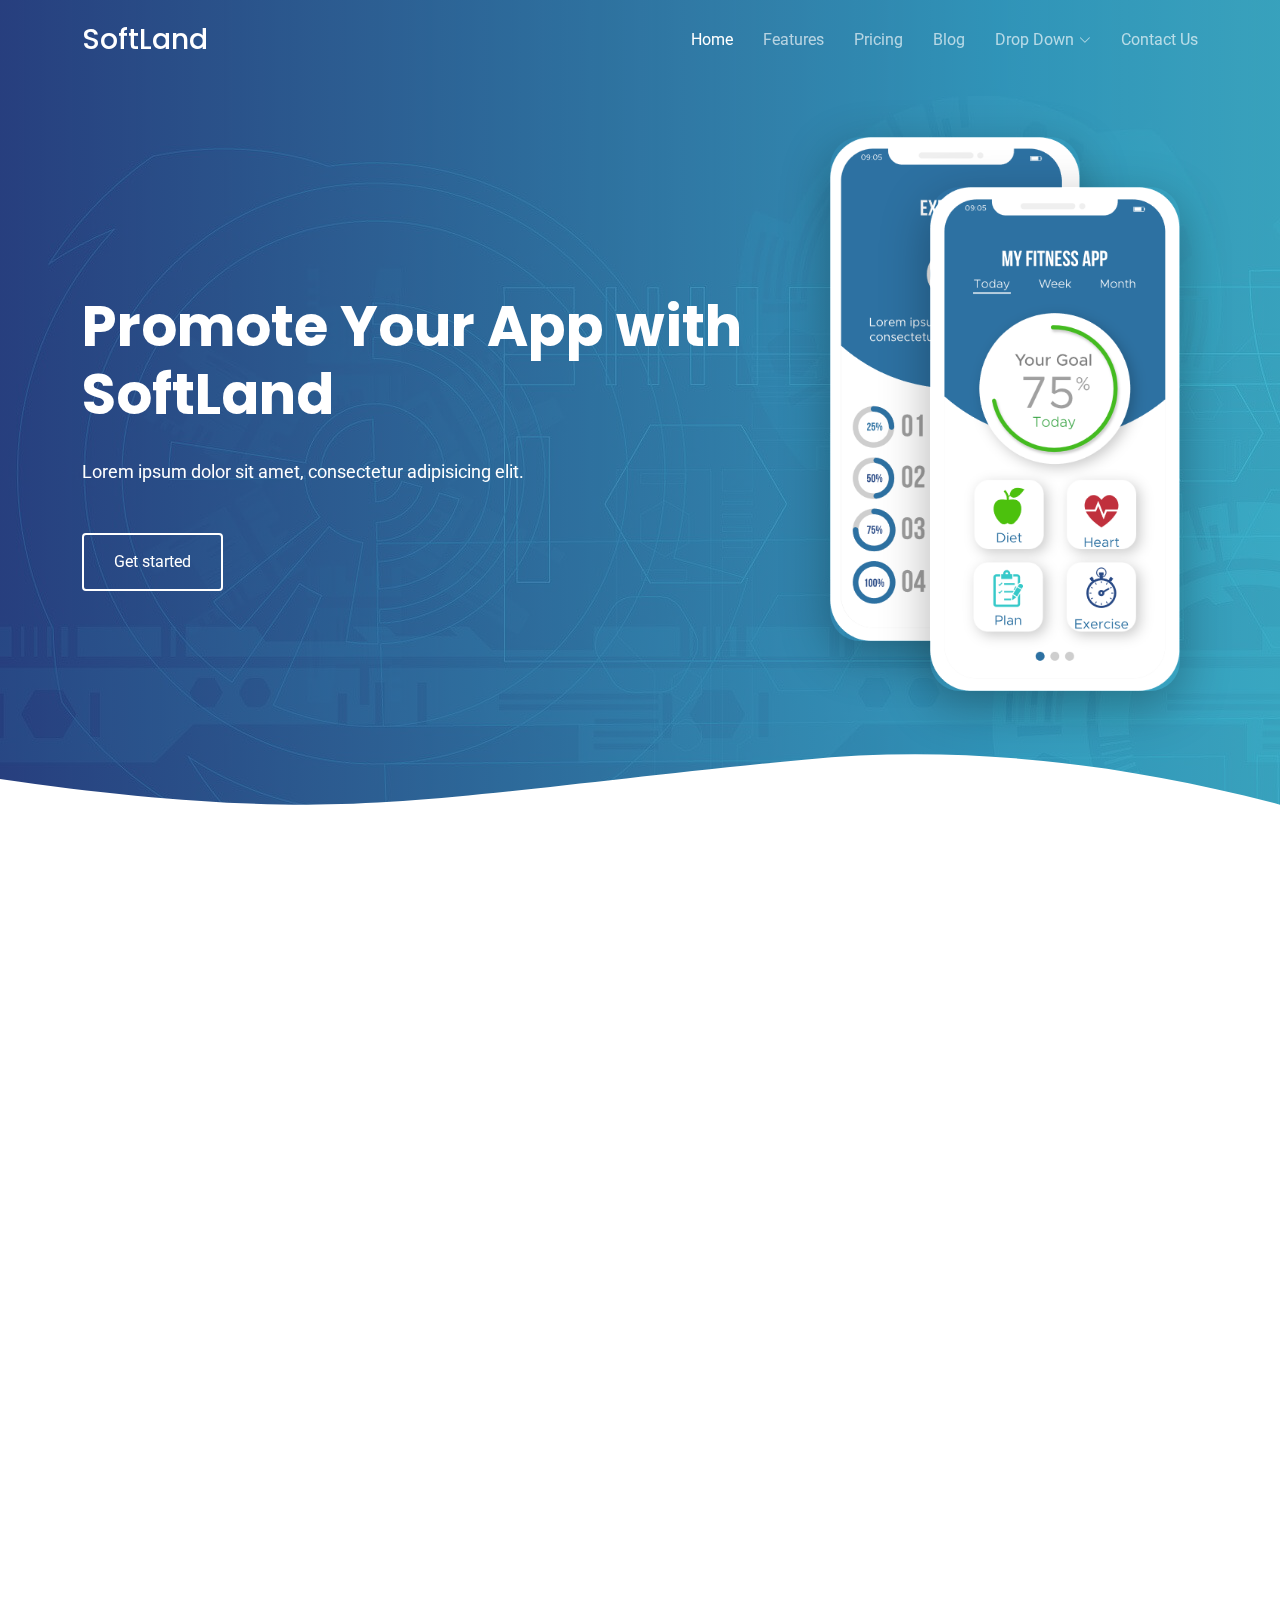
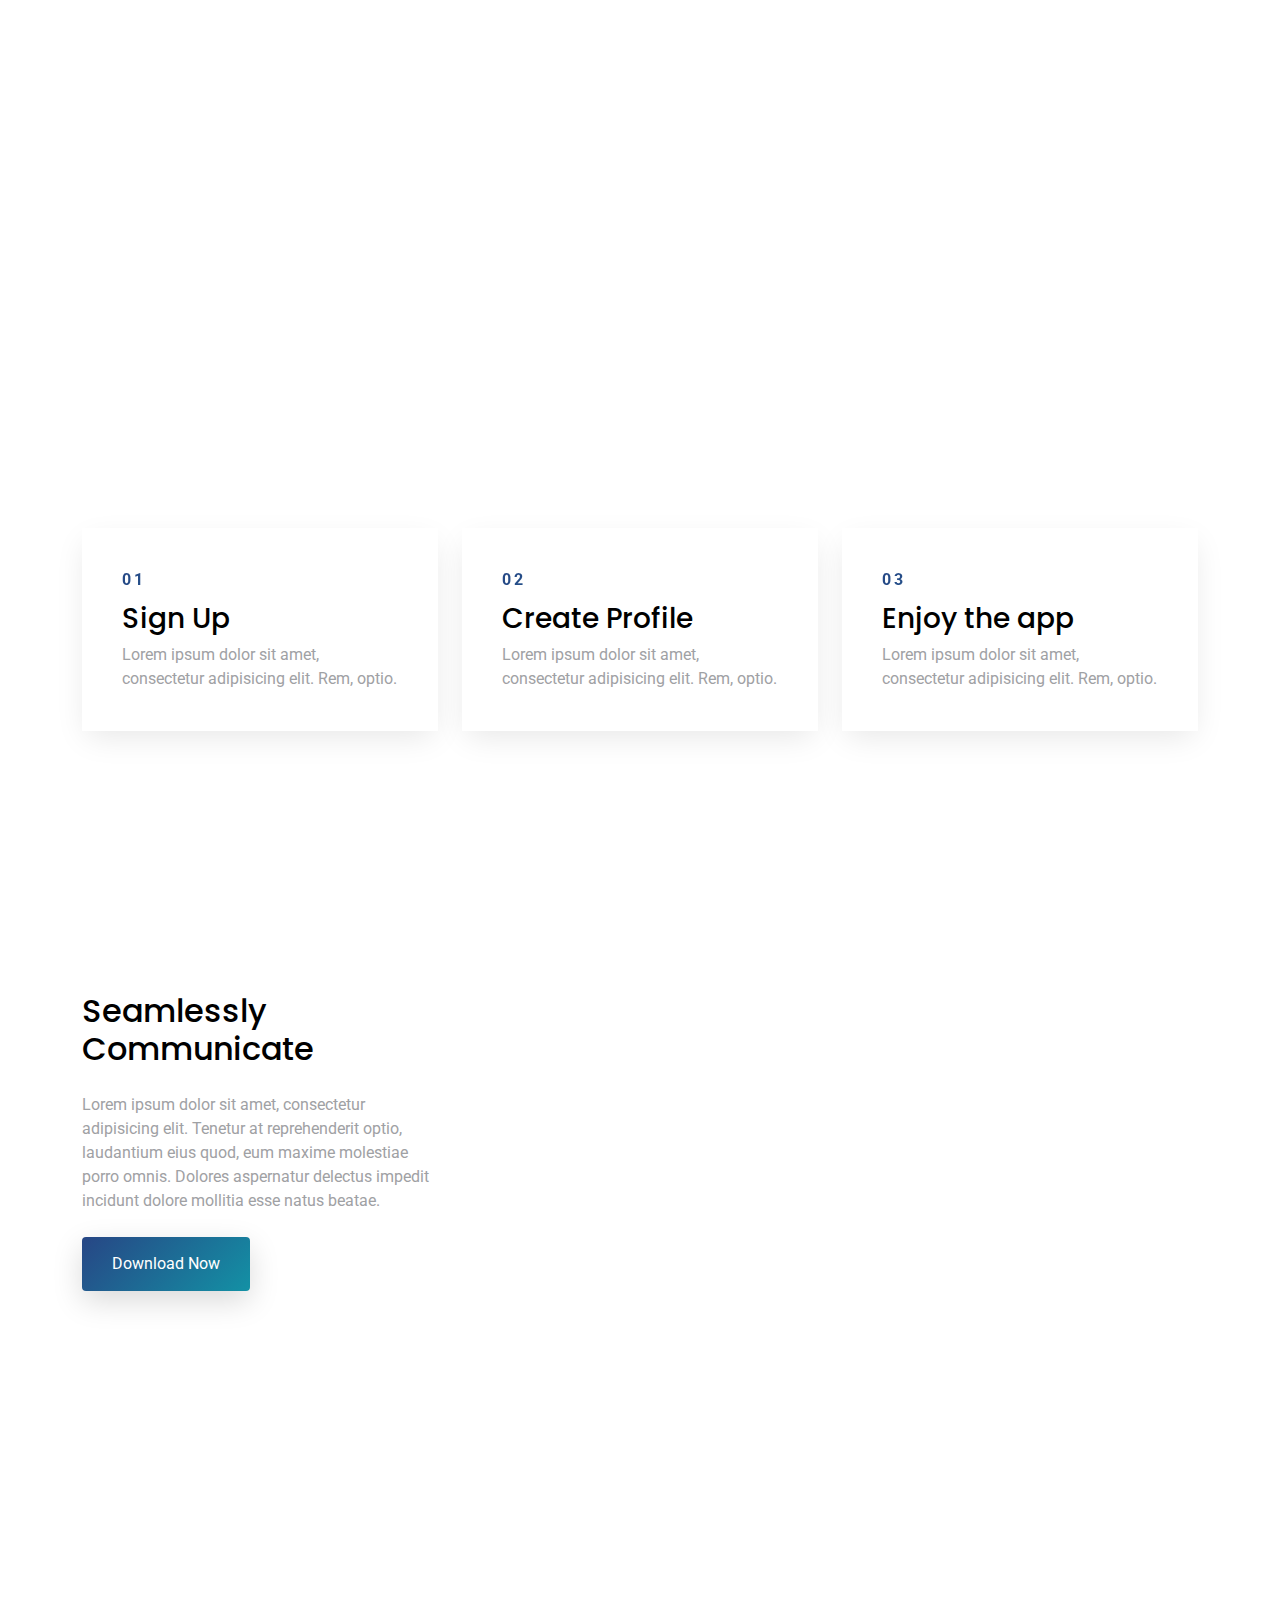
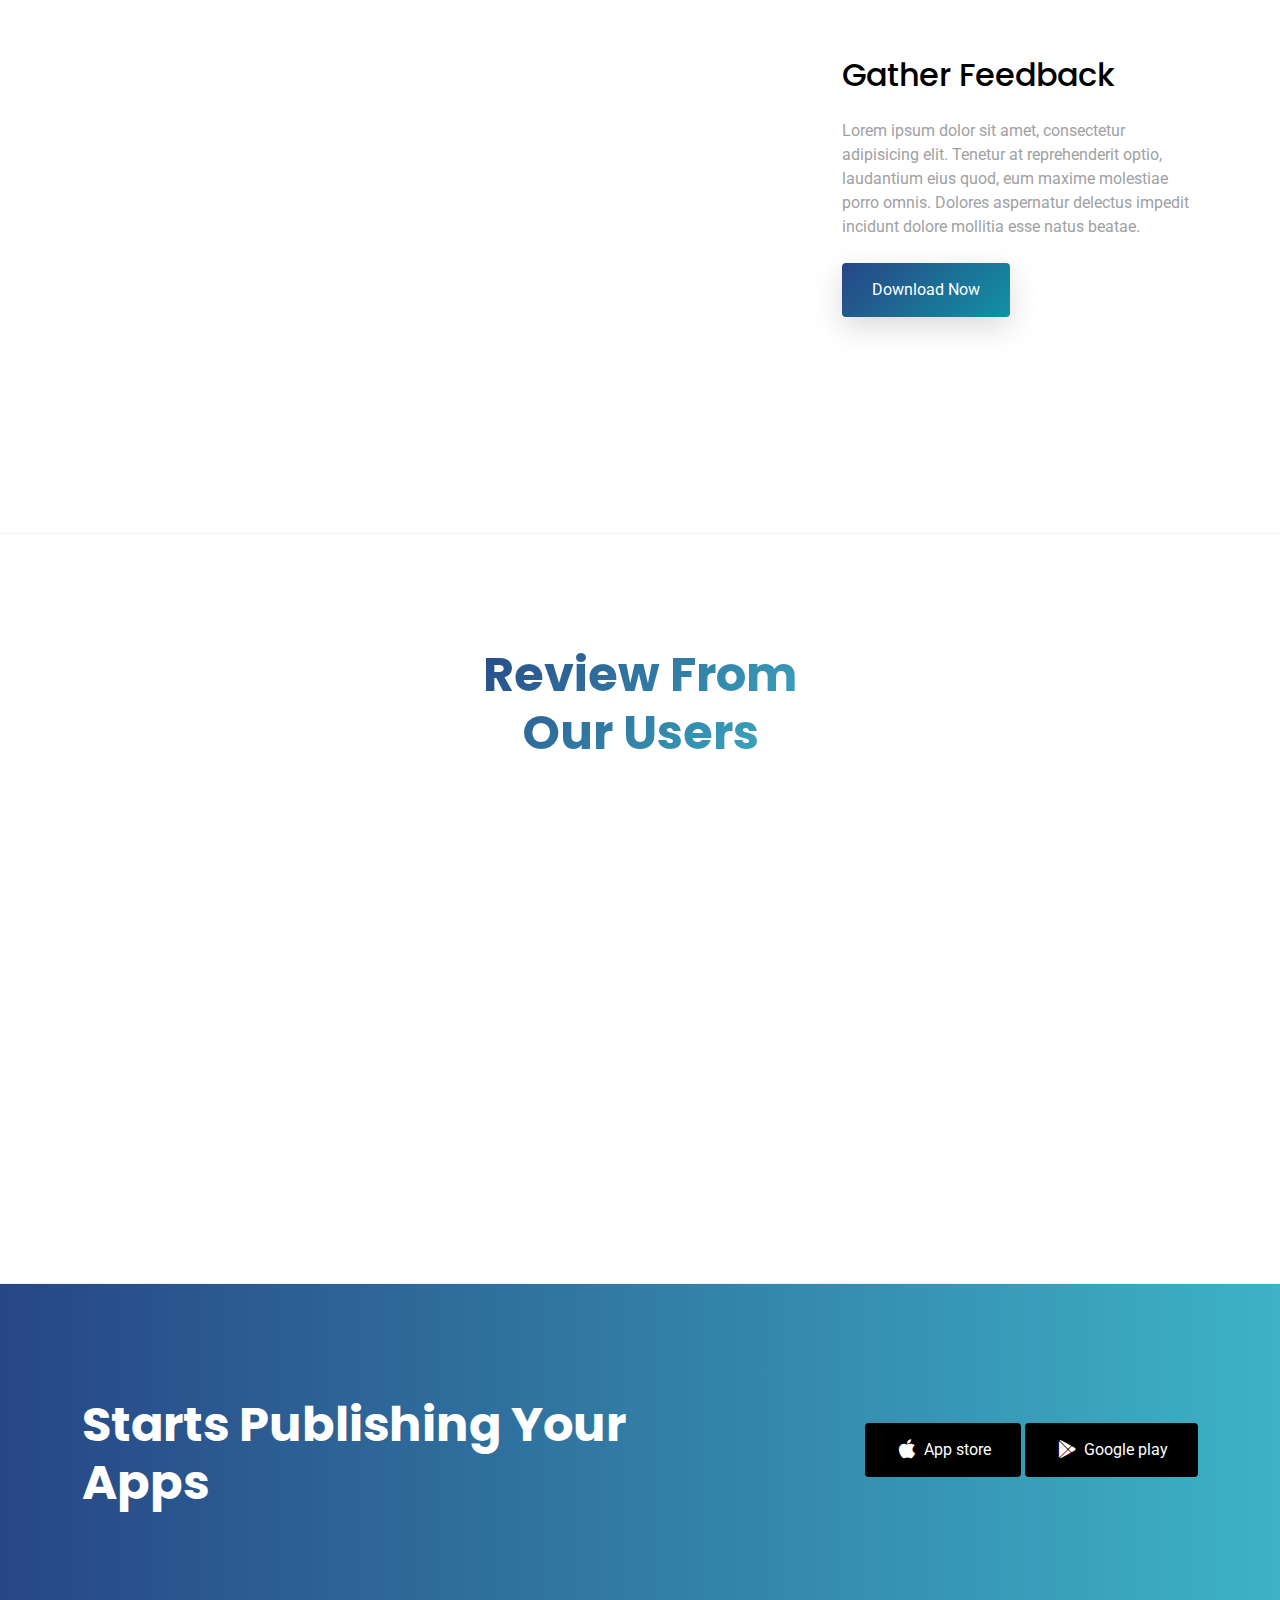
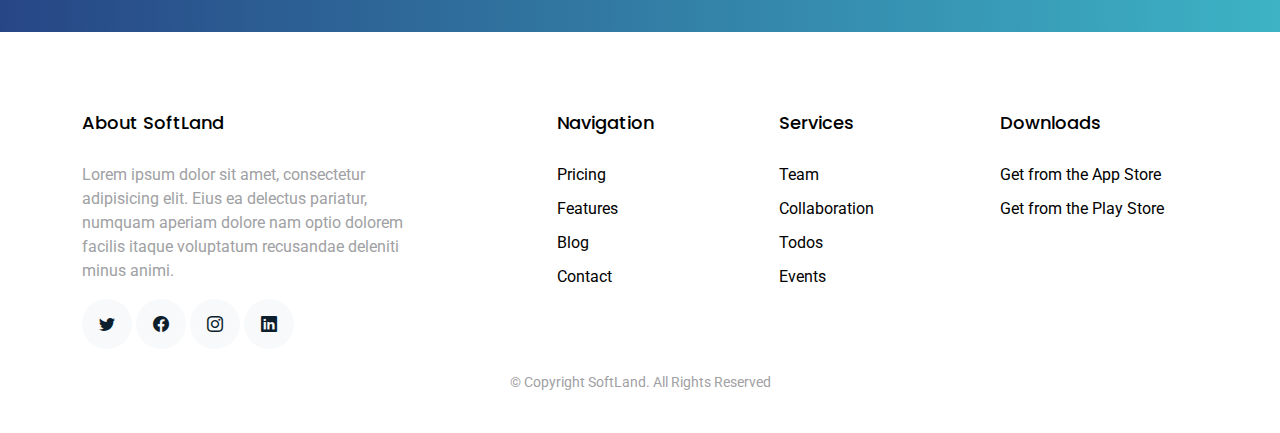
<file: index.html>
<!DOCTYPE html>
<html lang="en">

<head>
  <meta charset="utf-8">
  <meta content="width=device-width, initial-scale=1.0" name="viewport">

  <title>SoftLand Bootstrap Template - Index</title>
  <meta content="" name="description">
  <meta content="" name="keywords">

  <!-- Favicons -->
  <link href="assets/img/favicon.png" rel="icon">
  <link href="assets/img/apple-touch-icon.png" rel="apple-touch-icon">

  <!-- Google Fonts -->
  <link href="https://fonts.googleapis.com/css?family=Roboto:300,300i,400,400i,500,500i,600,600i,700,700i|Poppins:300,300i,400,400i,500,500i,600,600i,700,700i" rel="stylesheet">

  <!-- Vendor CSS Files -->
  <link href="assets/vendor/aos/aos.css" rel="stylesheet">
  <link href="assets/vendor/bootstrap/css/bootstrap.min.css" rel="stylesheet">
  <link href="assets/vendor/bootstrap-icons/bootstrap-icons.css" rel="stylesheet">
  <link href="assets/vendor/boxicons/css/boxicons.min.css" rel="stylesheet">
  <link href="assets/vendor/swiper/swiper-bundle.min.css" rel="stylesheet">

  <!-- Template Main CSS File -->
  <link href="assets/css/style.css" rel="stylesheet">

</head>

<body>

  <!-- ======= Header ======= -->
  <header id="header" class="fixed-top d-flex align-items-center">
    <div class="container d-flex justify-content-between align-items-center">

      <div class="logo">
        <h1><a href="index.html">SoftLand</a></h1>
        <!-- Uncomment below if you prefer to use an image logo -->
        <!-- <a href="index.html"><img src="assets/img/logo.png" alt="" class="img-fluid"></a>-->
      </div>

      <nav id="navbar" class="navbar">
        <ul>
          <li><a class="active " href="index.html">Home</a></li>
          <li><a href="features.html">Features</a></li>
          <li><a href="pricing.html">Pricing</a></li>
          <li><a href="blog.html">Blog</a></li>
          <li class="dropdown"><a href="#"><span>Drop Down</span> <i class="bi bi-chevron-down"></i></a>
            <ul>
              <li><a href="#">Drop Down 1</a></li>
              <li class="dropdown"><a href="#"><span>Deep Drop Down</span> <i class="bi bi-chevron-right"></i></a>
                <ul>
                  <li><a href="#">Deep Drop Down 1</a></li>
                  <li><a href="#">Deep Drop Down 2</a></li>
                  <li><a href="#">Deep Drop Down 3</a></li>
                  <li><a href="#">Deep Drop Down 4</a></li>
                  <li><a href="#">Deep Drop Down 5</a></li>
                </ul>
              </li>
              <li><a href="#">Drop Down 2</a></li>
              <li><a href="#">Drop Down 3</a></li>
              <li><a href="#">Drop Down 4</a></li>
            </ul>
          </li>
          <li><a href="contact.html">Contact Us</a></li>
        </ul>
        <i class="bi bi-list mobile-nav-toggle"></i>
      </nav><!-- .navbar -->

    </div>
  </header><!-- End Header -->

  <!-- ======= Hero Section ======= -->
  <section class="hero-section" id="hero">

    <div class="wave">

      <svg width="100%" height="355px" viewBox="0 0 1920 355" version="1.1" xmlns="http://www.w3.org/2000/svg" xmlns:xlink="http://www.w3.org/1999/xlink">
        <g id="Page-1" stroke="none" stroke-width="1" fill="none" fill-rule="evenodd">
          <g id="Apple-TV" transform="translate(0.000000, -402.000000)" fill="#FFFFFF">
            <path d="M0,439.134243 C175.04074,464.89273 327.944386,477.771974 458.710937,477.771974 C654.860765,477.771974 870.645295,442.632362 1205.9828,410.192501 C1429.54114,388.565926 1667.54687,411.092417 1920,477.771974 L1920,757 L1017.15166,757 L0,757 L0,439.134243 Z" id="Path"></path>
          </g>
        </g>
      </svg>

    </div>

    <div class="container">
      <div class="row align-items-center">
        <div class="col-12 hero-text-image">
          <div class="row">
            <div class="col-lg-8 text-center text-lg-start">
              <h1 data-aos="fade-right">Promote Your App with SoftLand</h1>
              <p class="mb-5" data-aos="fade-right" data-aos-delay="100">Lorem ipsum dolor sit amet, consectetur
                adipisicing elit.</p>
              <p data-aos="fade-right" data-aos-delay="200" data-aos-offset="-500"><a href="#" class="btn btn-outline-white">Get started</a></p>
            </div>
            <div class="col-lg-4 iphone-wrap">
              <img src="assets/img/phone_1.png" alt="Image" class="phone-1" data-aos="fade-right">
              <img src="assets/img/phone_2.png" alt="Image" class="phone-2" data-aos="fade-right" data-aos-delay="200">
            </div>
          </div>
        </div>
      </div>
    </div>

  </section><!-- End Hero -->

  <main id="main">

    <!-- ======= Home Section ======= -->
    <section class="section">
      <div class="container">

        <div class="row justify-content-center text-center mb-5">
          <div class="col-md-5" data-aos="fade-up">
            <h2 class="section-heading">Save your time to using SoftLand</h2>
          </div>
        </div>

        <div class="row">
          <div class="col-md-4" data-aos="fade-up" data-aos-delay="">
            <div class="feature-1 text-center">
              <div class="wrap-icon icon-1">
                <i class="bi bi-people"></i>
              </div>
              <h3 class="mb-3">Explore Your Team</h3>
              <p>Lorem ipsum dolor sit amet, consectetur adipisicing elit. Rem, optio.</p>
            </div>
          </div>
          <div class="col-md-4" data-aos="fade-up" data-aos-delay="100">
            <div class="feature-1 text-center">
              <div class="wrap-icon icon-1">
                <i class="bi bi-brightness-high"></i>
              </div>
              <h3 class="mb-3">Digital Whiteboard</h3>
              <p>Lorem ipsum dolor sit amet, consectetur adipisicing elit. Rem, optio.</p>
            </div>
          </div>
          <div class="col-md-4" data-aos="fade-up" data-aos-delay="200">
            <div class="feature-1 text-center">
              <div class="wrap-icon icon-1">
                <i class="bi bi-bar-chart"></i>
              </div>
              <h3 class="mb-3">Design To Development</h3>
              <p>Lorem ipsum dolor sit amet, consectetur adipisicing elit. Rem, optio.</p>
            </div>
          </div>
        </div>

      </div>
    </section>

    <section class="section">

      <div class="container">
        <div class="row justify-content-center text-center mb-5" data-aos="fade">
          <div class="col-md-6 mb-5">
            <img src="assets/img/undraw_svg_1.svg" alt="Image" class="img-fluid">
          </div>
        </div>

        <div class="row">
          <div class="col-md-4">
            <div class="step">
              <span class="number">01</span>
              <h3>Sign Up</h3>
              <p>Lorem ipsum dolor sit amet, consectetur adipisicing elit. Rem, optio.</p>
            </div>
          </div>
          <div class="col-md-4">
            <div class="step">
              <span class="number">02</span>
              <h3>Create Profile</h3>
              <p>Lorem ipsum dolor sit amet, consectetur adipisicing elit. Rem, optio.</p>
            </div>
          </div>
          <div class="col-md-4">
            <div class="step">
              <span class="number">03</span>
              <h3>Enjoy the app</h3>
              <p>Lorem ipsum dolor sit amet, consectetur adipisicing elit. Rem, optio.</p>
            </div>
          </div>
        </div>
      </div>

    </section>

    <section class="section">
      <div class="container">
        <div class="row align-items-center">
          <div class="col-md-4 me-auto">
            <h2 class="mb-4">Seamlessly Communicate</h2>
            <p class="mb-4">Lorem ipsum dolor sit amet, consectetur adipisicing elit. Tenetur at reprehenderit optio,
              laudantium eius quod, eum maxime molestiae porro omnis. Dolores aspernatur delectus impedit incidunt
              dolore mollitia esse natus beatae.</p>
            <p><a href="#" class="btn btn-primary">Download Now</a></p>
          </div>
          <div class="col-md-6" data-aos="fade-left">
            <img src="assets/img/undraw_svg_2.svg" alt="Image" class="img-fluid">
          </div>
        </div>
      </div>
    </section>

    <section class="section">
      <div class="container">
        <div class="row align-items-center">
          <div class="col-md-4 ms-auto order-2">
            <h2 class="mb-4">Gather Feedback</h2>
            <p class="mb-4">Lorem ipsum dolor sit amet, consectetur adipisicing elit. Tenetur at reprehenderit optio,
              laudantium eius quod, eum maxime molestiae porro omnis. Dolores aspernatur delectus impedit incidunt
              dolore mollitia esse natus beatae.</p>
            <p><a href="#" class="btn btn-primary">Download Now</a></p>
          </div>
          <div class="col-md-6" data-aos="fade-right">
            <img src="assets/img/undraw_svg_3.svg" alt="Image" class="img-fluid">
          </div>
        </div>
      </div>
    </section>

    <!-- ======= Testimonials Section ======= -->
    <section class="section border-top border-bottom">
      <div class="container">
        <div class="row justify-content-center text-center mb-5">
          <div class="col-md-4">
            <h2 class="section-heading">Review From Our Users</h2>
          </div>
        </div>
        <div class="row justify-content-center text-center">
          <div class="col-md-7">

            <div class="testimonials-slider swiper-container" data-aos="fade-up" data-aos-delay="100">
              <div class="swiper-wrapper">

                <div class="swiper-slide">
                  <div class="review text-center">
                    <p class="stars">
                      <span class="bi bi-star-fill"></span>
                      <span class="bi bi-star-fill"></span>
                      <span class="bi bi-star-fill"></span>
                      <span class="bi bi-star-fill"></span>
                      <span class="bi bi-star-fill muted"></span>
                    </p>
                    <h3>Excellent App!</h3>
                    <blockquote>
                      <p>Lorem ipsum dolor sit amet, consectetur adipisicing elit. Eius ea delectus pariatur, numquam
                        aperiam dolore nam optio dolorem facilis itaque voluptatum recusandae deleniti minus animi,
                        provident voluptates consectetur maiores quos.</p>
                    </blockquote>

                    <p class="review-user">
                      <img src="assets/img/person_1.jpg" alt="Image" class="img-fluid rounded-circle mb-3">
                      <span class="d-block">
                        <span class="text-black">Jean Doe</span>, &mdash; App User
                      </span>
                    </p>

                  </div>
                </div><!-- End testimonial item -->

                <div class="swiper-slide">
                  <div class="review text-center">
                    <p class="stars">
                      <span class="bi bi-star-fill"></span>
                      <span class="bi bi-star-fill"></span>
                      <span class="bi bi-star-fill"></span>
                      <span class="bi bi-star-fill"></span>
                      <span class="bi bi-star-fill muted"></span>
                    </p>
                    <h3>This App is easy to use!</h3>
                    <blockquote>
                      <p>Lorem ipsum dolor sit amet, consectetur adipisicing elit. Eius ea delectus pariatur, numquam
                        aperiam dolore nam optio dolorem facilis itaque voluptatum recusandae deleniti minus animi,
                        provident voluptates consectetur maiores quos.</p>
                    </blockquote>

                    <p class="review-user">
                      <img src="assets/img/person_2.jpg" alt="Image" class="img-fluid rounded-circle mb-3">
                      <span class="d-block">
                        <span class="text-black">Johan Smith</span>, &mdash; App User
                      </span>
                    </p>

                  </div>
                </div><!-- End testimonial item -->

                <div class="swiper-slide">
                  <div class="review text-center">
                    <p class="stars">
                      <span class="bi bi-star-fill"></span>
                      <span class="bi bi-star-fill"></span>
                      <span class="bi bi-star-fill"></span>
                      <span class="bi bi-star-fill"></span>
                      <span class="bi bi-star-fill muted"></span>
                    </p>
                    <h3>Awesome functionality!</h3>
                    <blockquote>
                      <p>Lorem ipsum dolor sit amet, consectetur adipisicing elit. Eius ea delectus pariatur, numquam
                        aperiam dolore nam optio dolorem facilis itaque voluptatum recusandae deleniti minus animi,
                        provident voluptates consectetur maiores quos.</p>
                    </blockquote>

                    <p class="review-user">
                      <img src="assets/img/person_3.jpg" alt="Image" class="img-fluid rounded-circle mb-3">
                      <span class="d-block">
                        <span class="text-black">Jean Thunberg</span>, &mdash; App User
                      </span>
                    </p>

                  </div>
                </div><!-- End testimonial item -->

              </div>
              <div class="swiper-pagination"></div>
            </div>
          </div>
        </div>
      </div>
    </section><!-- End Testimonials Section -->

    <!-- ======= CTA Section ======= -->
    <section class="section cta-section">
      <div class="container">
        <div class="row align-items-center">
          <div class="col-md-6 me-auto text-center text-md-start mb-5 mb-md-0">
            <h2>Starts Publishing Your Apps</h2>
          </div>
          <div class="col-md-5 text-center text-md-end">
            <p><a href="#" class="btn d-inline-flex align-items-center"><i class="bx bxl-apple"></i><span>App store</span></a> <a href="#" class="btn d-inline-flex align-items-center"><i class="bx bxl-play-store"></i><span>Google play</span></a></p>
          </div>
        </div>
      </div>
    </section><!-- End CTA Section -->

  </main><!-- End #main -->

  <!-- ======= Footer ======= -->
  <footer class="footer" role="contentinfo">
    <div class="container">
      <div class="row">
        <div class="col-md-4 mb-4 mb-md-0">
          <h3>About SoftLand</h3>
          <p>Lorem ipsum dolor sit amet, consectetur adipisicing elit. Eius ea delectus pariatur, numquam aperiam
            dolore nam optio dolorem facilis itaque voluptatum recusandae deleniti minus animi.</p>
          <p class="social">
            <a href="#"><span class="bi bi-twitter"></span></a>
            <a href="#"><span class="bi bi-facebook"></span></a>
            <a href="#"><span class="bi bi-instagram"></span></a>
            <a href="#"><span class="bi bi-linkedin"></span></a>
          </p>
        </div>
        <div class="col-md-7 ms-auto">
          <div class="row site-section pt-0">
            <div class="col-md-4 mb-4 mb-md-0">
              <h3>Navigation</h3>
              <ul class="list-unstyled">
                <li><a href="#">Pricing</a></li>
                <li><a href="#">Features</a></li>
                <li><a href="#">Blog</a></li>
                <li><a href="#">Contact</a></li>
              </ul>
            </div>
            <div class="col-md-4 mb-4 mb-md-0">
              <h3>Services</h3>
              <ul class="list-unstyled">
                <li><a href="#">Team</a></li>
                <li><a href="#">Collaboration</a></li>
                <li><a href="#">Todos</a></li>
                <li><a href="#">Events</a></li>
              </ul>
            </div>
            <div class="col-md-4 mb-4 mb-md-0">
              <h3>Downloads</h3>
              <ul class="list-unstyled">
                <li><a href="#">Get from the App Store</a></li>
                <li><a href="#">Get from the Play Store</a></li>
              </ul>
            </div>
          </div>
        </div>
      </div>

      <div class="row justify-content-center text-center">
        <div class="col-md-7">
          <p class="copyright">&copy; Copyright SoftLand. All Rights Reserved</p>

        </div>
      </div>

    </div>
  </footer>

  <a href="#" class="back-to-top d-flex align-items-center justify-content-center"><i class="bi bi-arrow-up-short"></i></a>

  <!-- Vendor JS Files -->
  <script src="assets/vendor/aos/aos.js"></script>
  <script src="assets/vendor/bootstrap/js/bootstrap.bundle.min.js"></script>
  <script src="assets/vendor/php-email-form/validate.js"></script>
  <script src="assets/vendor/swiper/swiper-bundle.min.js"></script>

  <!-- Template Main JS File -->
  <script src="assets/js/main.js"></script>

</body>

</html>
</file>
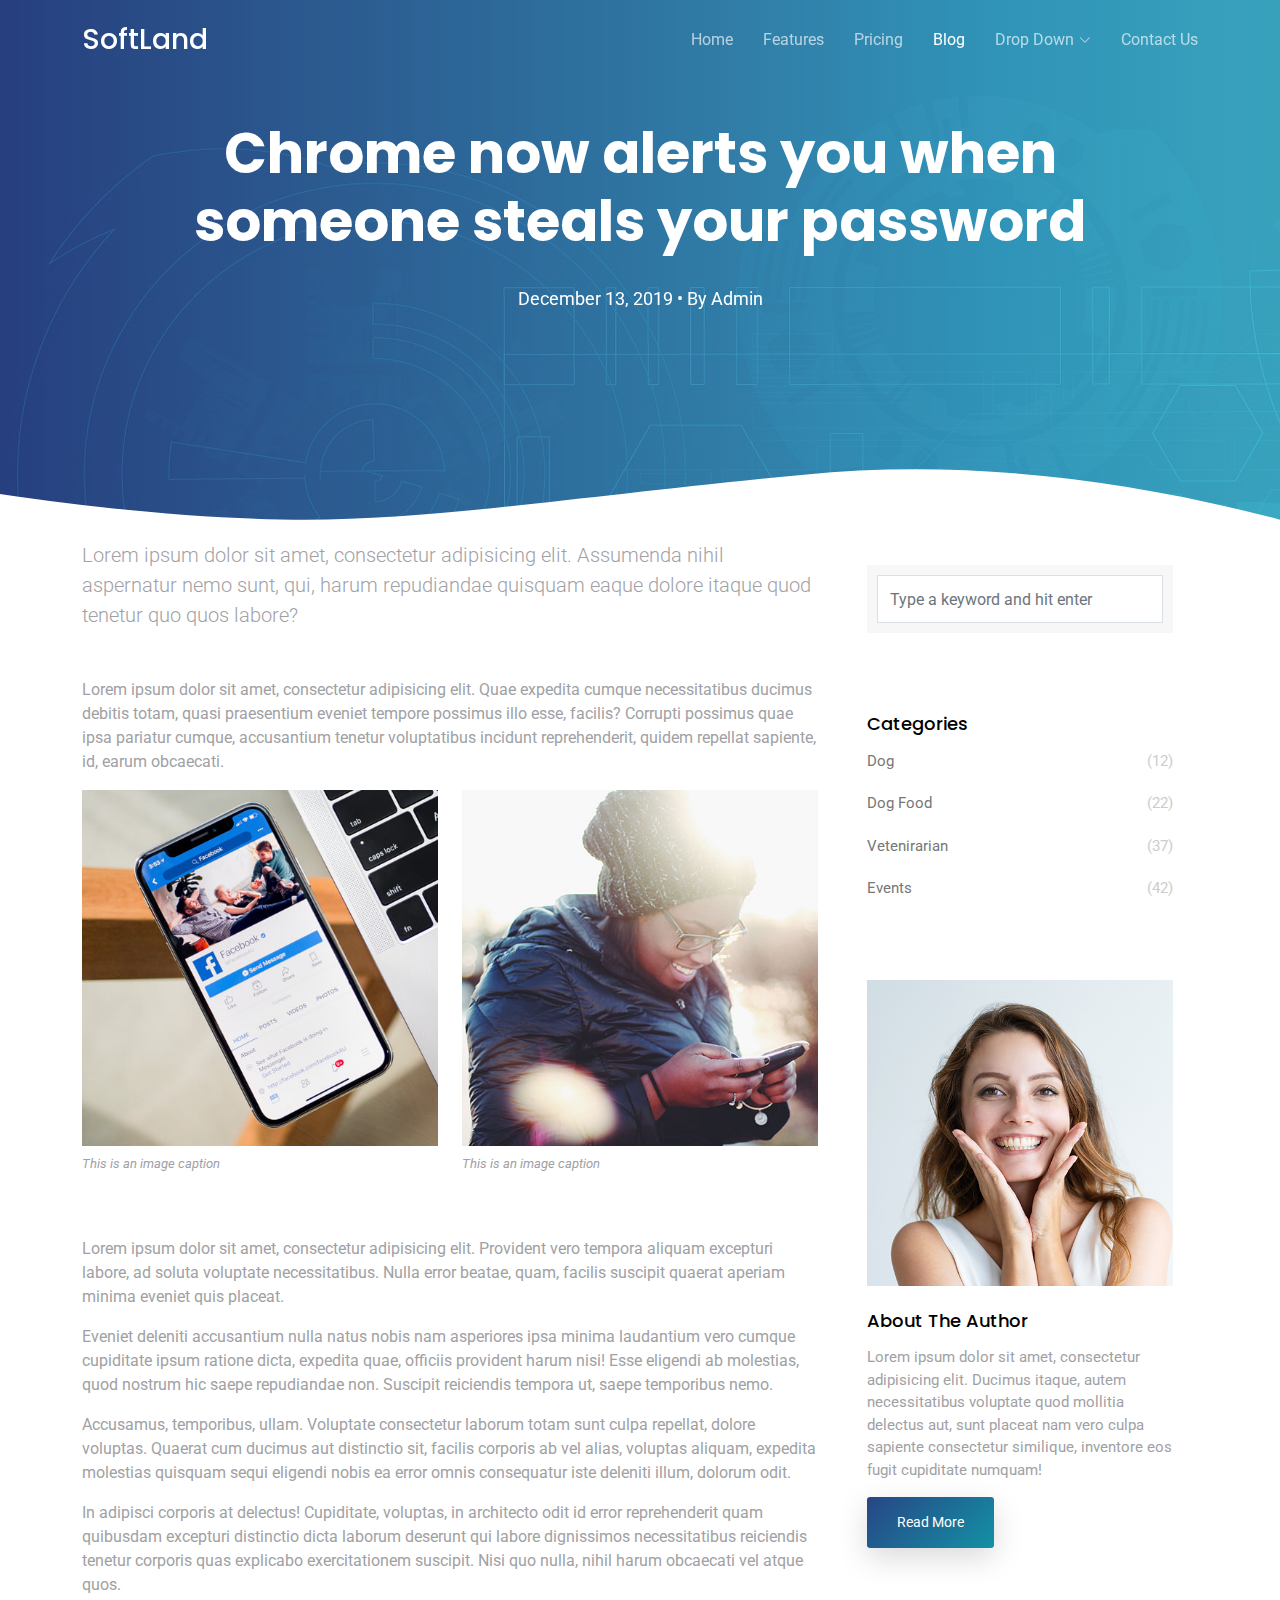
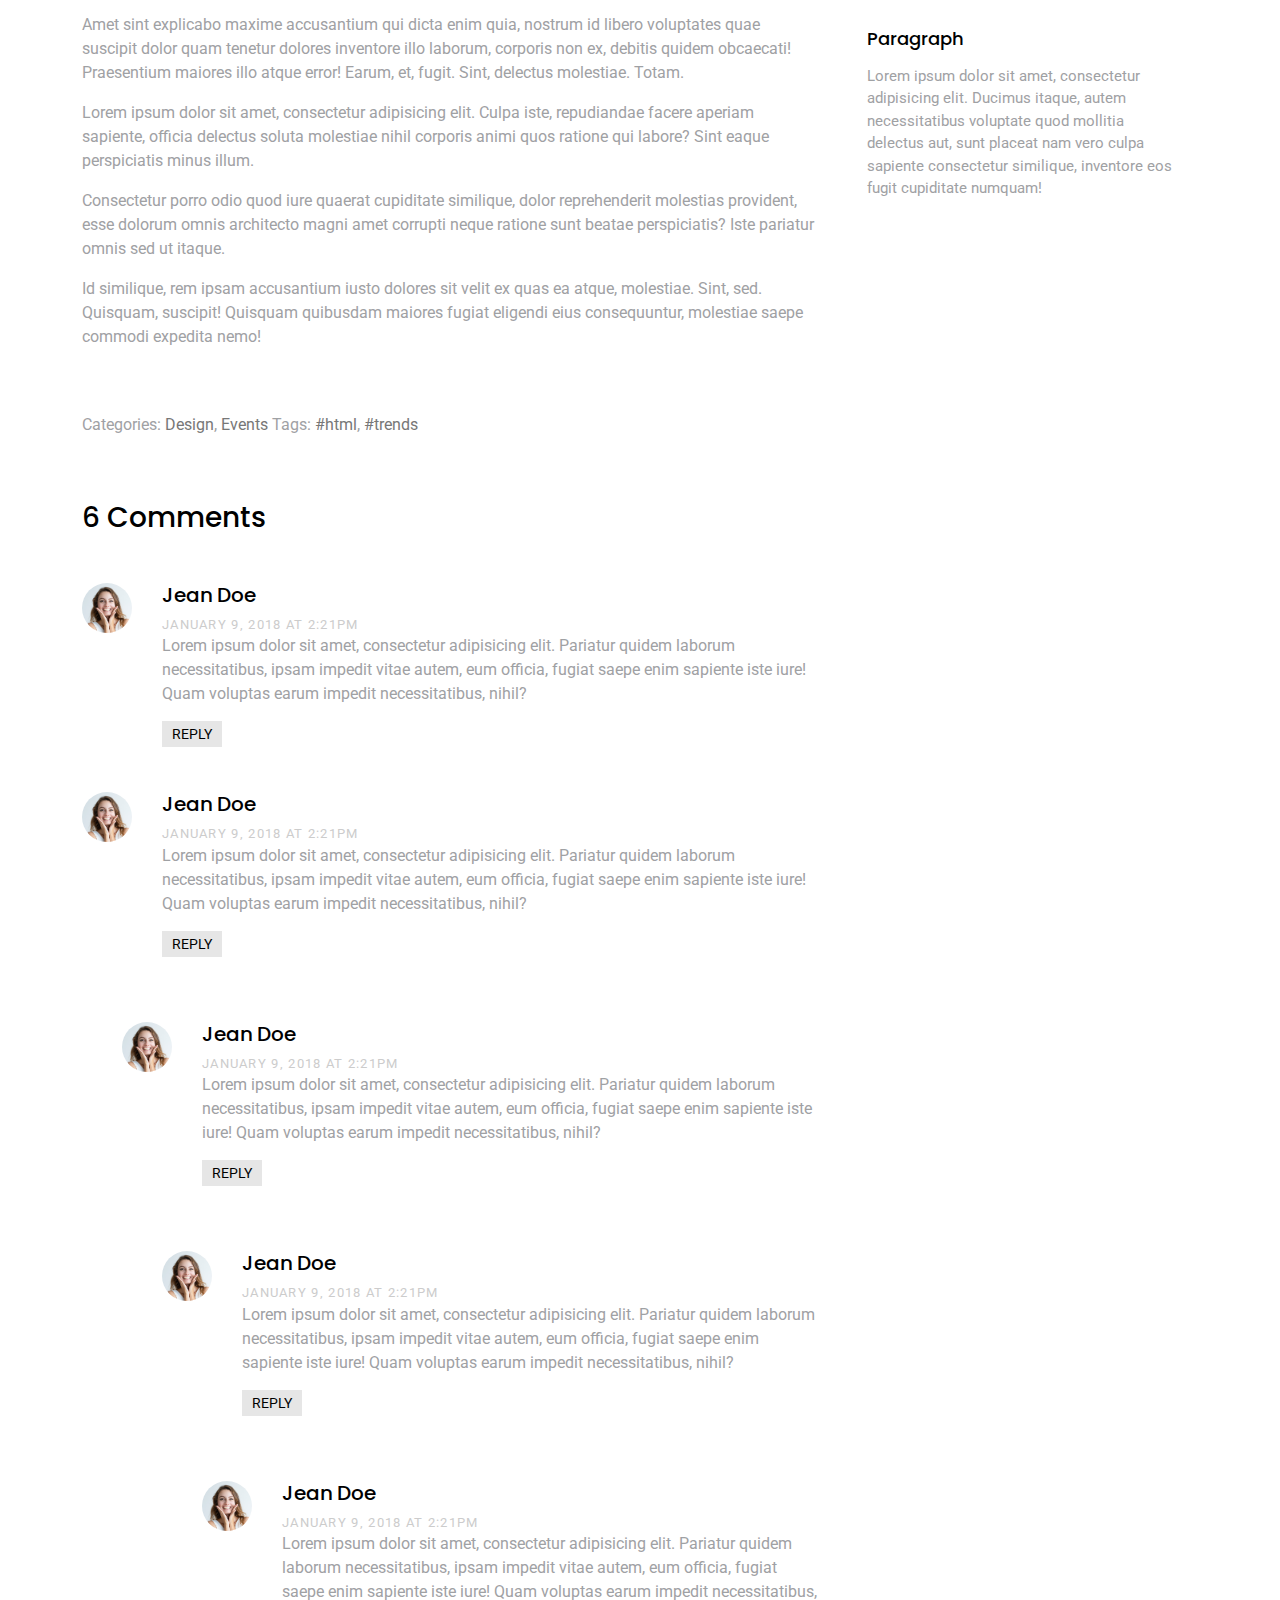
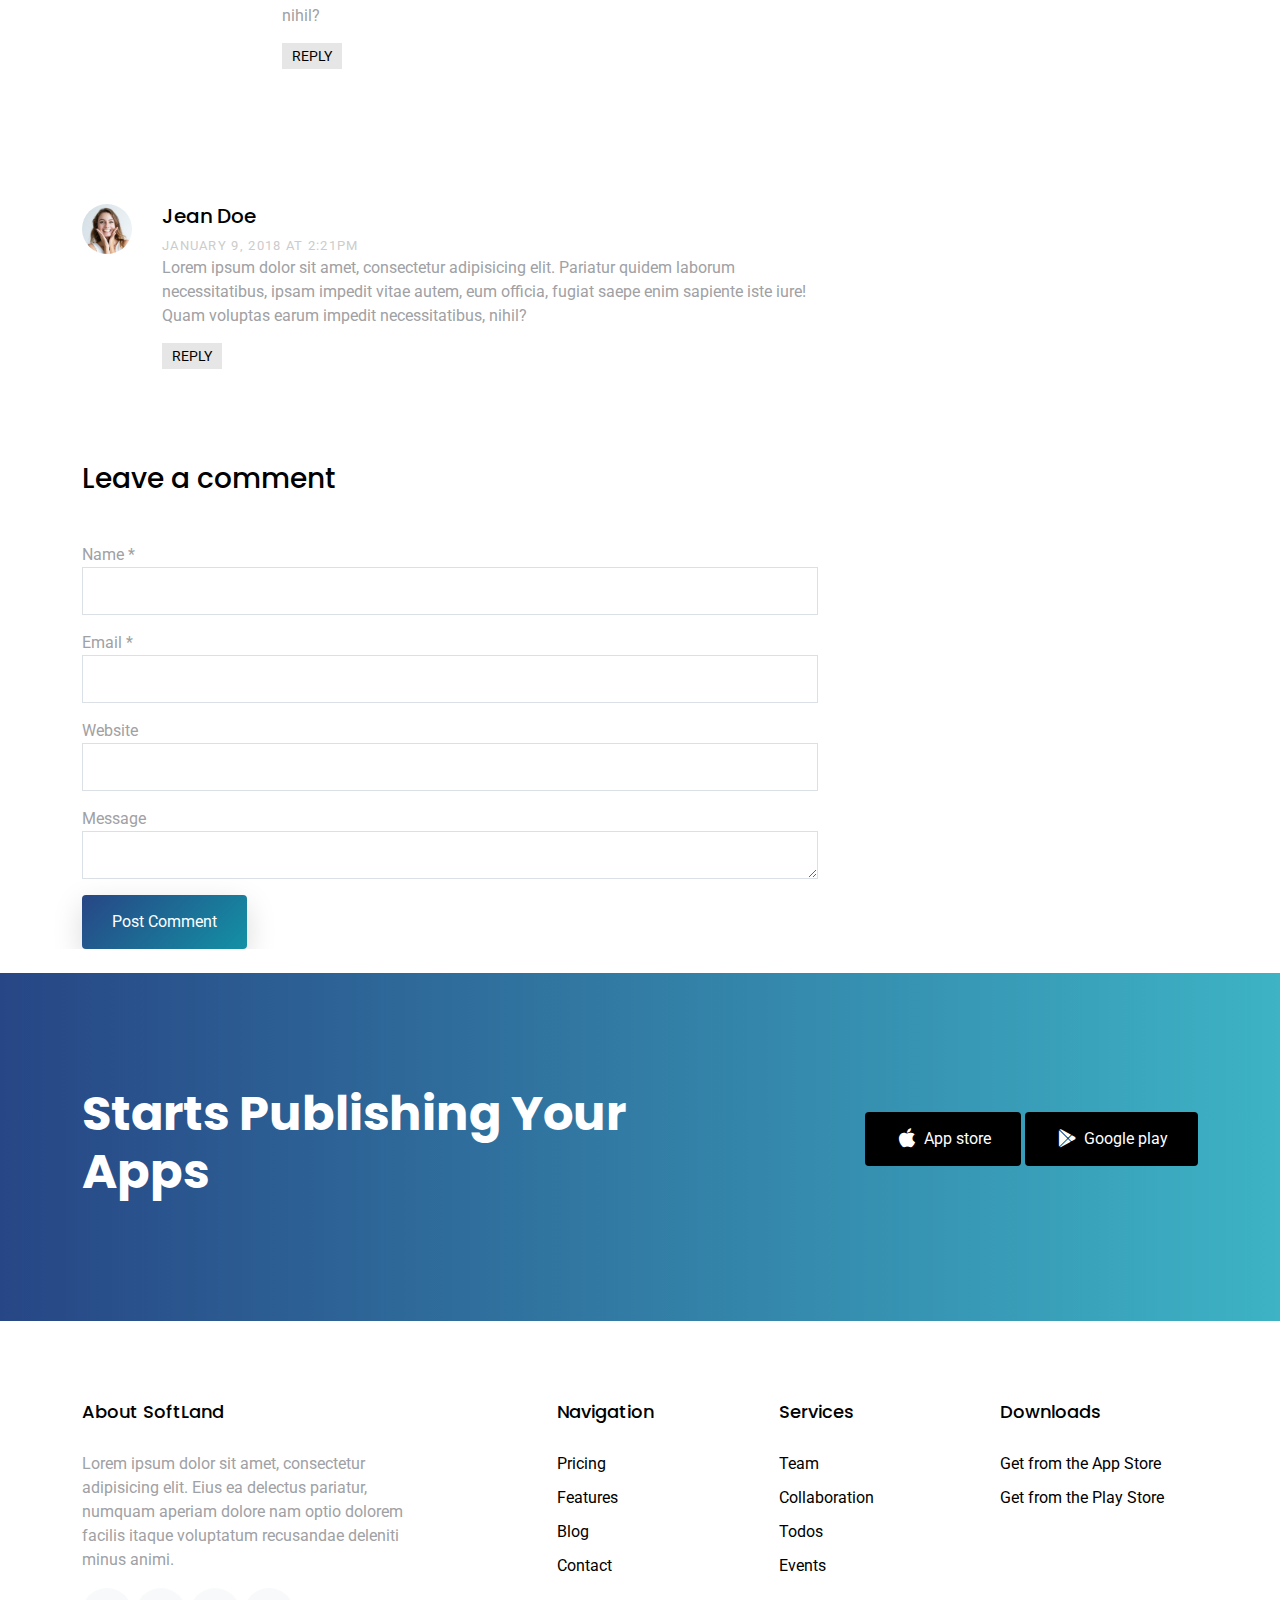
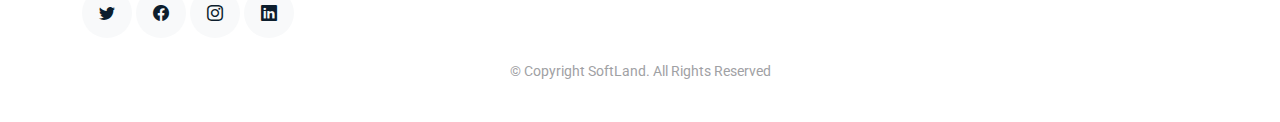
<file: blog-single.html>
<!DOCTYPE html>
<html lang="en">

<head>
  <meta charset="utf-8">
  <meta content="width=device-width, initial-scale=1.0" name="viewport">

  <title>Blog Single - SoftLand Bootstrap Template</title>
  <meta content="" name="description">
  <meta content="" name="keywords">

  <!-- Favicons -->
  <link href="assets/img/favicon.png" rel="icon">
  <link href="assets/img/apple-touch-icon.png" rel="apple-touch-icon">

  <!-- Google Fonts -->
  <link href="https://fonts.googleapis.com/css?family=Roboto:300,300i,400,400i,500,500i,600,600i,700,700i|Poppins:300,300i,400,400i,500,500i,600,600i,700,700i" rel="stylesheet">

  <!-- Vendor CSS Files -->
  <link href="assets/vendor/aos/aos.css" rel="stylesheet">
  <link href="assets/vendor/bootstrap/css/bootstrap.min.css" rel="stylesheet">
  <link href="assets/vendor/bootstrap-icons/bootstrap-icons.css" rel="stylesheet">
  <link href="assets/vendor/boxicons/css/boxicons.min.css" rel="stylesheet">
  <link href="assets/vendor/swiper/swiper-bundle.min.css" rel="stylesheet">

  <!-- Template Main CSS File -->
  <link href="assets/css/style.css" rel="stylesheet">

</head>

<body>

  <!-- ======= Header ======= -->
  <header id="header" class="fixed-top d-flex align-items-center">
    <div class="container d-flex justify-content-between align-items-center">

      <div class="logo">
        <h1><a href="index.html">SoftLand</a></h1>
        <!-- Uncomment below if you prefer to use an image logo -->
        <!-- <a href="index.html"><img src="assets/img/logo.png" alt="" class="img-fluid"></a>-->
      </div>

      <nav id="navbar" class="navbar">
        <ul>
          <li><a class="" href="index.html">Home</a></li>
          <li><a href="features.html">Features</a></li>
          <li><a href="pricing.html">Pricing</a></li>
          <li><a class="active" href="blog.html">Blog</a></li>
          <li class="dropdown"><a href="#"><span>Drop Down</span> <i class="bi bi-chevron-down"></i></a>
            <ul>
              <li><a href="#">Drop Down 1</a></li>
              <li class="dropdown"><a href="#"><span>Deep Drop Down</span> <i class="bi bi-chevron-right"></i></a>
                <ul>
                  <li><a href="#">Deep Drop Down 1</a></li>
                  <li><a href="#">Deep Drop Down 2</a></li>
                  <li><a href="#">Deep Drop Down 3</a></li>
                  <li><a href="#">Deep Drop Down 4</a></li>
                  <li><a href="#">Deep Drop Down 5</a></li>
                </ul>
              </li>
              <li><a href="#">Drop Down 2</a></li>
              <li><a href="#">Drop Down 3</a></li>
              <li><a href="#">Drop Down 4</a></li>
            </ul>
          </li>
          <li><a href="contact.html">Contact Us</a></li>
        </ul>
        <i class="bi bi-list mobile-nav-toggle"></i>
      </nav><!-- .navbar -->

    </div>
  </header><!-- End Header -->

  <main id="main">

    <!-- ======= Single Blog Section ======= -->
    <section class="hero-section inner-page">
      <div class="wave">

        <svg width="1920px" height="265px" viewBox="0 0 1920 265" version="1.1" xmlns="http://www.w3.org/2000/svg" xmlns:xlink="http://www.w3.org/1999/xlink">
          <g id="Page-1" stroke="none" stroke-width="1" fill="none" fill-rule="evenodd">
            <g id="Apple-TV" transform="translate(0.000000, -402.000000)" fill="#FFFFFF">
              <path d="M0,439.134243 C175.04074,464.89273 327.944386,477.771974 458.710937,477.771974 C654.860765,477.771974 870.645295,442.632362 1205.9828,410.192501 C1429.54114,388.565926 1667.54687,411.092417 1920,477.771974 L1920,667 L1017.15166,667 L0,667 L0,439.134243 Z" id="Path"></path>
            </g>
          </g>
        </svg>

      </div>

      <div class="container">
        <div class="row align-items-center">
          <div class="col-12">
            <div class="row justify-content-center">
              <div class="col-md-10 text-center hero-text">
                <h1 data-aos="fade-up" data-aos-delay="">Chrome now alerts you when someone steals your password</h1>
                <p class="mb-5" data-aos="fade-up" data-aos-delay="100">December 13, 2019 &bullet; By <a href="#" class="text-white">Admin</a></p>
              </div>
            </div>
          </div>
        </div>
      </div>

    </section>

    <section class="site-section mb-4">
      <div class="container">
        <div class="row">
          <div class="col-md-8 blog-content">

            <p class="lead mb-5">Lorem ipsum dolor sit amet, consectetur adipisicing elit. Assumenda nihil aspernatur nemo sunt, qui, harum repudiandae quisquam eaque dolore itaque quod tenetur quo quos labore?</p>
            <p>Lorem ipsum dolor sit amet, consectetur adipisicing elit. Quae expedita cumque necessitatibus ducimus debitis totam, quasi praesentium eveniet tempore possimus illo esse, facilis? Corrupti possimus quae ipsa pariatur cumque, accusantium tenetur voluptatibus incidunt reprehenderit, quidem repellat sapiente, id, earum obcaecati.</p>

            <div class="row mb-5">
              <div class="col-md-6">
                <figure><img src="assets/img/img_1.jpg" alt="Free Website Template by Free-Template.co" class="img-fluid">
                  <figcaption>This is an image caption</figcaption>
                </figure>
              </div>
              <div class="col-md-6">
                <figure><img src="assets/img/img_2.jpg" alt="Free Website Template by Free-Template.co" class="img-fluid">
                  <figcaption>This is an image caption</figcaption>
                </figure>
              </div>
            </div>

            <blockquote>
              <p>Lorem ipsum dolor sit amet, consectetur adipisicing elit. Provident vero tempora aliquam excepturi labore, ad soluta voluptate necessitatibus. Nulla error beatae, quam, facilis suscipit quaerat aperiam minima eveniet quis placeat.</p>
            </blockquote>

            <p>Eveniet deleniti accusantium nulla natus nobis nam asperiores ipsa minima laudantium vero cumque cupiditate ipsum ratione dicta, expedita quae, officiis provident harum nisi! Esse eligendi ab molestias, quod nostrum hic saepe repudiandae non. Suscipit reiciendis tempora ut, saepe temporibus nemo.</p>
            <p>Accusamus, temporibus, ullam. Voluptate consectetur laborum totam sunt culpa repellat, dolore voluptas. Quaerat cum ducimus aut distinctio sit, facilis corporis ab vel alias, voluptas aliquam, expedita molestias quisquam sequi eligendi nobis ea error omnis consequatur iste deleniti illum, dolorum odit.</p>
            <p>In adipisci corporis at delectus! Cupiditate, voluptas, in architecto odit id error reprehenderit quam quibusdam excepturi distinctio dicta laborum deserunt qui labore dignissimos necessitatibus reiciendis tenetur corporis quas explicabo exercitationem suscipit. Nisi quo nulla, nihil harum obcaecati vel atque quos.</p>
            <p>Amet sint explicabo maxime accusantium qui dicta enim quia, nostrum id libero voluptates quae suscipit dolor quam tenetur dolores inventore illo laborum, corporis non ex, debitis quidem obcaecati! Praesentium maiores illo atque error! Earum, et, fugit. Sint, delectus molestiae. Totam.</p>

            <p>Lorem ipsum dolor sit amet, consectetur adipisicing elit. Culpa iste, repudiandae facere aperiam sapiente, officia delectus soluta molestiae nihil corporis animi quos ratione qui labore? Sint eaque perspiciatis minus illum.</p>
            <p>Consectetur porro odio quod iure quaerat cupiditate similique, dolor reprehenderit molestias provident, esse dolorum omnis architecto magni amet corrupti neque ratione sunt beatae perspiciatis? Iste pariatur omnis sed ut itaque.</p>
            <p>Id similique, rem ipsam accusantium iusto dolores sit velit ex quas ea atque, molestiae. Sint, sed. Quisquam, suscipit! Quisquam quibusdam maiores fugiat eligendi eius consequuntur, molestiae saepe commodi expedita nemo!</p>
            <div class="pt-5">
              <p>Categories: <a href="#">Design</a>, <a href="#">Events</a> Tags: <a href="#">#html</a>, <a href="#">#trends</a></p>
            </div>

            <div class="pt-5">
              <h3 class="mb-5">6 Comments</h3>
              <ul class="comment-list">
                <li class="comment">
                  <div class="vcard bio">
                    <img src="assets/img/person_1.jpg" alt="Free Website Template by Free-Template.co">
                  </div>
                  <div class="comment-body">
                    <h3>Jean Doe</h3>
                    <div class="meta">January 9, 2018 at 2:21pm</div>
                    <p>Lorem ipsum dolor sit amet, consectetur adipisicing elit. Pariatur quidem laborum necessitatibus, ipsam impedit vitae autem, eum officia, fugiat saepe enim sapiente iste iure! Quam voluptas earum impedit necessitatibus, nihil?</p>
                    <p><a href="#" class="reply">Reply</a></p>
                  </div>
                </li>

                <li class="comment">
                  <div class="vcard bio">
                    <img src="assets/img/person_1.jpg" alt="Image placeholder">
                  </div>
                  <div class="comment-body">
                    <h3>Jean Doe</h3>
                    <div class="meta">January 9, 2018 at 2:21pm</div>
                    <p>Lorem ipsum dolor sit amet, consectetur adipisicing elit. Pariatur quidem laborum necessitatibus, ipsam impedit vitae autem, eum officia, fugiat saepe enim sapiente iste iure! Quam voluptas earum impedit necessitatibus, nihil?</p>
                    <p><a href="#" class="reply">Reply</a></p>
                  </div>

                  <ul class="children">
                    <li class="comment">
                      <div class="vcard bio">
                        <img src="assets/img/person_1.jpg" alt="Image placeholder">
                      </div>
                      <div class="comment-body">
                        <h3>Jean Doe</h3>
                        <div class="meta">January 9, 2018 at 2:21pm</div>
                        <p>Lorem ipsum dolor sit amet, consectetur adipisicing elit. Pariatur quidem laborum necessitatibus, ipsam impedit vitae autem, eum officia, fugiat saepe enim sapiente iste iure! Quam voluptas earum impedit necessitatibus, nihil?</p>
                        <p><a href="#" class="reply">Reply</a></p>
                      </div>

                      <ul class="children">
                        <li class="comment">
                          <div class="vcard bio">
                            <img src="assets/img/person_1.jpg" alt="Image placeholder">
                          </div>
                          <div class="comment-body">
                            <h3>Jean Doe</h3>
                            <div class="meta">January 9, 2018 at 2:21pm</div>
                            <p>Lorem ipsum dolor sit amet, consectetur adipisicing elit. Pariatur quidem laborum necessitatibus, ipsam impedit vitae autem, eum officia, fugiat saepe enim sapiente iste iure! Quam voluptas earum impedit necessitatibus, nihil?</p>
                            <p><a href="#" class="reply">Reply</a></p>
                          </div>

                          <ul class="children">
                            <li class="comment">
                              <div class="vcard bio">
                                <img src="assets/img/person_1.jpg" alt="Image placeholder">
                              </div>
                              <div class="comment-body">
                                <h3>Jean Doe</h3>
                                <div class="meta">January 9, 2018 at 2:21pm</div>
                                <p>Lorem ipsum dolor sit amet, consectetur adipisicing elit. Pariatur quidem laborum necessitatibus, ipsam impedit vitae autem, eum officia, fugiat saepe enim sapiente iste iure! Quam voluptas earum impedit necessitatibus, nihil?</p>
                                <p><a href="#" class="reply">Reply</a></p>
                              </div>
                            </li>
                          </ul>
                        </li>
                      </ul>
                    </li>
                  </ul>
                </li>

                <li class="comment">
                  <div class="vcard bio">
                    <img src="assets/img/person_1.jpg" alt="Image placeholder">
                  </div>
                  <div class="comment-body">
                    <h3>Jean Doe</h3>
                    <div class="meta">January 9, 2018 at 2:21pm</div>
                    <p>Lorem ipsum dolor sit amet, consectetur adipisicing elit. Pariatur quidem laborum necessitatibus, ipsam impedit vitae autem, eum officia, fugiat saepe enim sapiente iste iure! Quam voluptas earum impedit necessitatibus, nihil?</p>
                    <p><a href="#" class="reply">Reply</a></p>
                  </div>
                </li>
              </ul>
              <!-- END comment-list -->

              <div class="comment-form-wrap pt-5">
                <h3 class="mb-5">Leave a comment</h3>
                <form action="#" class="">
                  <div class="form-group">
                    <label for="name">Name *</label>
                    <input type="text" class="form-control" id="name">
                  </div>
                  <div class="form-group mt-3">
                    <label for="email">Email *</label>
                    <input type="email" class="form-control" id="email">
                  </div>
                  <div class="form-group mt-3">
                    <label for="website">Website</label>
                    <input type="url" class="form-control" id="website">
                  </div>

                  <div class="form-group mt-3">
                    <label for="message">Message</label>
                    <textarea name="" id="message" cols="30" rows="10" class="form-control"></textarea>
                  </div>
                  <div class="form-group mt-3">
                    <input type="submit" value="Post Comment" class="btn btn-primary">
                  </div>

                </form>
              </div>
            </div>

          </div>
          <div class="col-md-4 sidebar">
            <div class="sidebar-box">
              <form action="#" class="search-form">
                <div class="form-group">
                  <span class="icon fa fa-search"></span>
                  <input type="text" class="form-control" placeholder="Type a keyword and hit enter">
                </div>
              </form>
            </div>
            <div class="sidebar-box">
              <div class="categories">
                <h3>Categories</h3>
                <li><a href="#">Dog <span>(12)</span></a></li>
                <li><a href="#">Dog Food <span>(22)</span></a></li>
                <li><a href="#">Vetenirarian <span>(37)</span></a></li>
                <li><a href="#">Events<span>(42)</span></a></li>
              </div>
            </div>
            <div class="sidebar-box">
              <img src="assets/img/person_1.jpg" alt="Image placeholder" class="img-fluid mb-4">
              <h3>About The Author</h3>
              <p>Lorem ipsum dolor sit amet, consectetur adipisicing elit. Ducimus itaque, autem necessitatibus voluptate quod mollitia delectus aut, sunt placeat nam vero culpa sapiente consectetur similique, inventore eos fugit cupiditate numquam!</p>
              <p><a href="#" class="btn btn-primary btn-sm">Read More</a></p>
            </div>

            <div class="sidebar-box">
              <h3>Paragraph</h3>
              <p>Lorem ipsum dolor sit amet, consectetur adipisicing elit. Ducimus itaque, autem necessitatibus voluptate quod mollitia delectus aut, sunt placeat nam vero culpa sapiente consectetur similique, inventore eos fugit cupiditate numquam!</p>
            </div>
          </div>
        </div>
      </div>
    </section>

    <!-- ======= CTA Section ======= -->
    <section class="section cta-section">
      <div class="container">
        <div class="row align-items-center">
          <div class="col-md-6 me-auto text-center text-md-start mb-5 mb-md-0">
            <h2>Starts Publishing Your Apps</h2>
          </div>
          <div class="col-md-5 text-center text-md-end">
            <p><a href="#" class="btn d-inline-flex align-items-center"><i class="bx bxl-apple"></i><span>App store</span></a> <a href="#" class="btn d-inline-flex align-items-center"><i class="bx bxl-play-store"></i><span>Google play</span></a></p>
          </div>
        </div>
      </div>
    </section><!-- End CTA Section -->

  </main><!-- End #main -->

  <!-- ======= Footer ======= -->
  <footer class="footer" role="contentinfo">
    <div class="container">
      <div class="row">
        <div class="col-md-4 mb-4 mb-md-0">
          <h3>About SoftLand</h3>
          <p>Lorem ipsum dolor sit amet, consectetur adipisicing elit. Eius ea delectus pariatur, numquam aperiam
            dolore nam optio dolorem facilis itaque voluptatum recusandae deleniti minus animi.</p>
          <p class="social">
            <a href="#"><span class="bi bi-twitter"></span></a>
            <a href="#"><span class="bi bi-facebook"></span></a>
            <a href="#"><span class="bi bi-instagram"></span></a>
            <a href="#"><span class="bi bi-linkedin"></span></a>
          </p>
        </div>
        <div class="col-md-7 ms-auto">
          <div class="row site-section pt-0">
            <div class="col-md-4 mb-4 mb-md-0">
              <h3>Navigation</h3>
              <ul class="list-unstyled">
                <li><a href="#">Pricing</a></li>
                <li><a href="#">Features</a></li>
                <li><a href="#">Blog</a></li>
                <li><a href="#">Contact</a></li>
              </ul>
            </div>
            <div class="col-md-4 mb-4 mb-md-0">
              <h3>Services</h3>
              <ul class="list-unstyled">
                <li><a href="#">Team</a></li>
                <li><a href="#">Collaboration</a></li>
                <li><a href="#">Todos</a></li>
                <li><a href="#">Events</a></li>
              </ul>
            </div>
            <div class="col-md-4 mb-4 mb-md-0">
              <h3>Downloads</h3>
              <ul class="list-unstyled">
                <li><a href="#">Get from the App Store</a></li>
                <li><a href="#">Get from the Play Store</a></li>
              </ul>
            </div>
          </div>
        </div>
      </div>

      <div class="row justify-content-center text-center">
        <div class="col-md-7">
          <p class="copyright">&copy; Copyright SoftLand. All Rights Reserved</p>

        </div>
      </div>

    </div>
  </footer>

  <a href="#" class="back-to-top d-flex align-items-center justify-content-center"><i class="bi bi-arrow-up-short"></i></a>

  <!-- Vendor JS Files -->
  <script src="assets/vendor/aos/aos.js"></script>
  <script src="assets/vendor/bootstrap/js/bootstrap.bundle.min.js"></script>
  <script src="assets/vendor/php-email-form/validate.js"></script>
  <script src="assets/vendor/swiper/swiper-bundle.min.js"></script>

  <!-- Template Main JS File -->
  <script src="assets/js/main.js"></script>

</body>

</html>
</file>
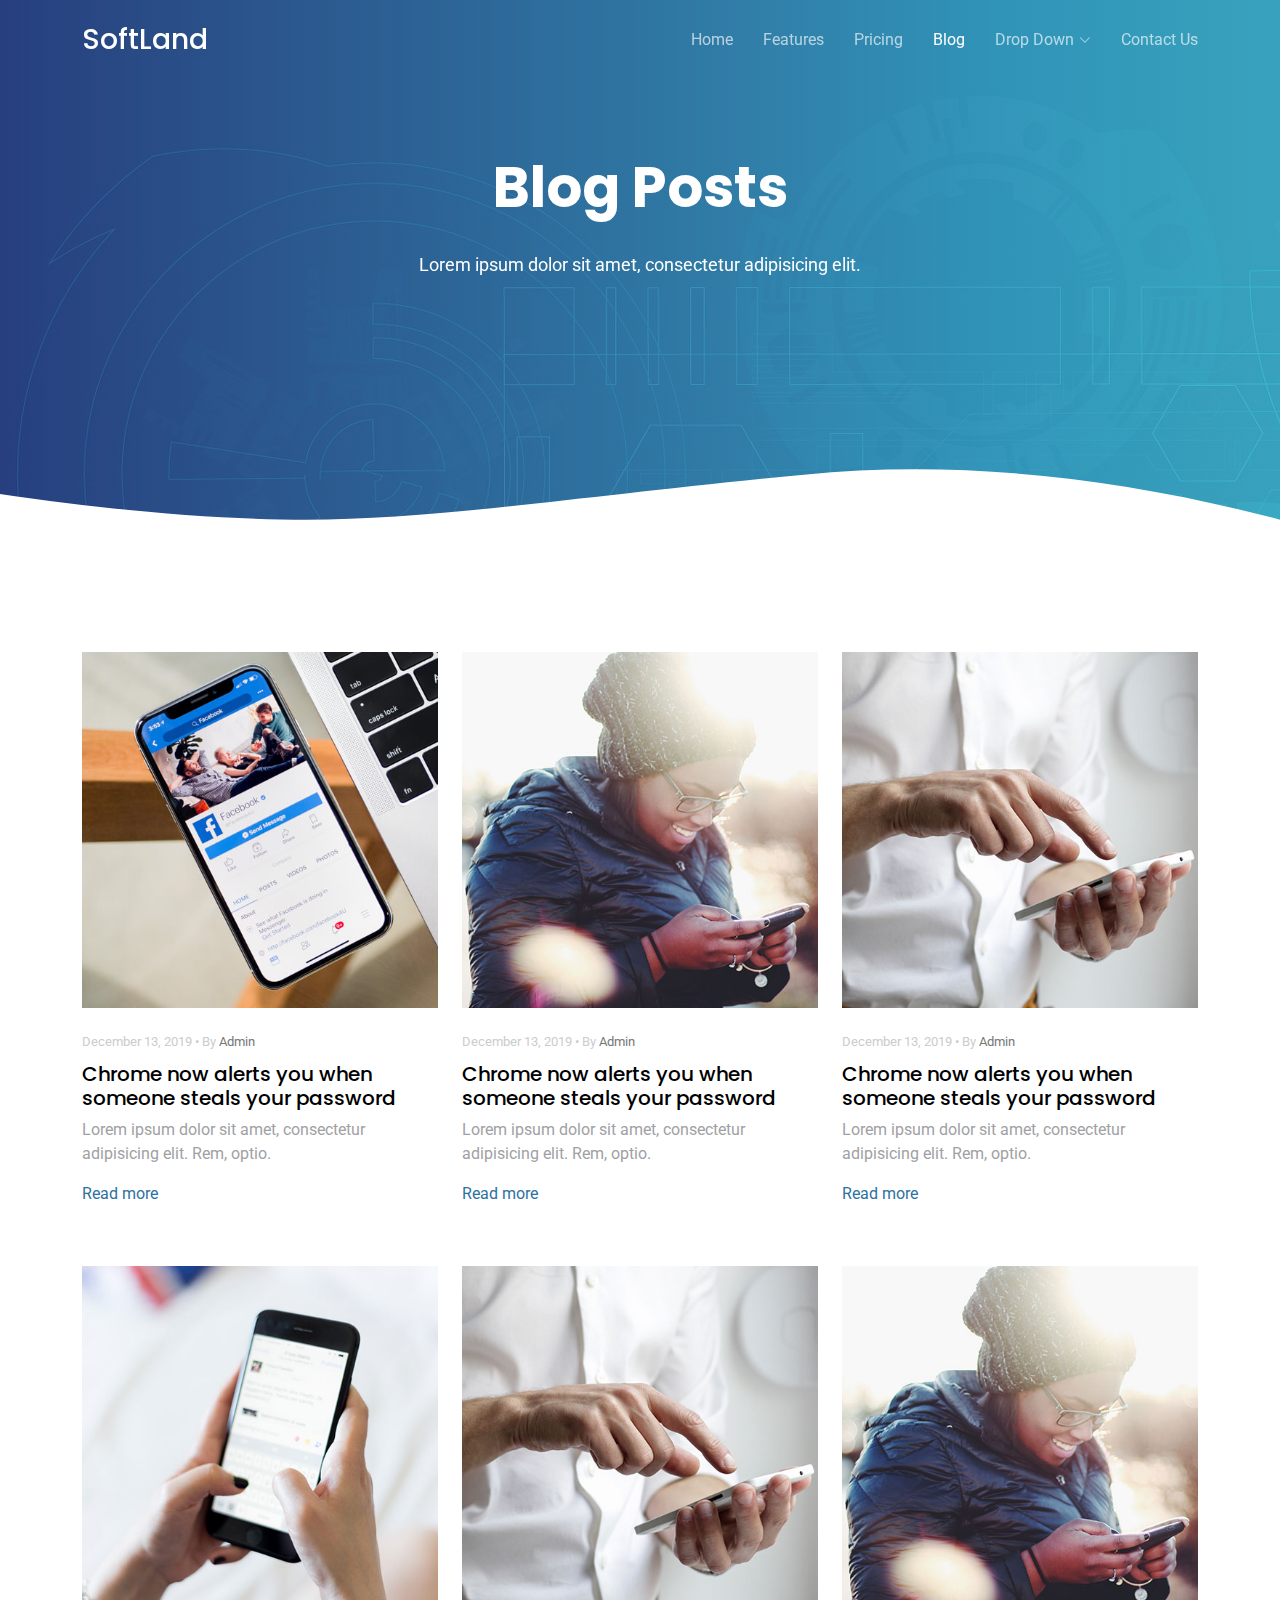
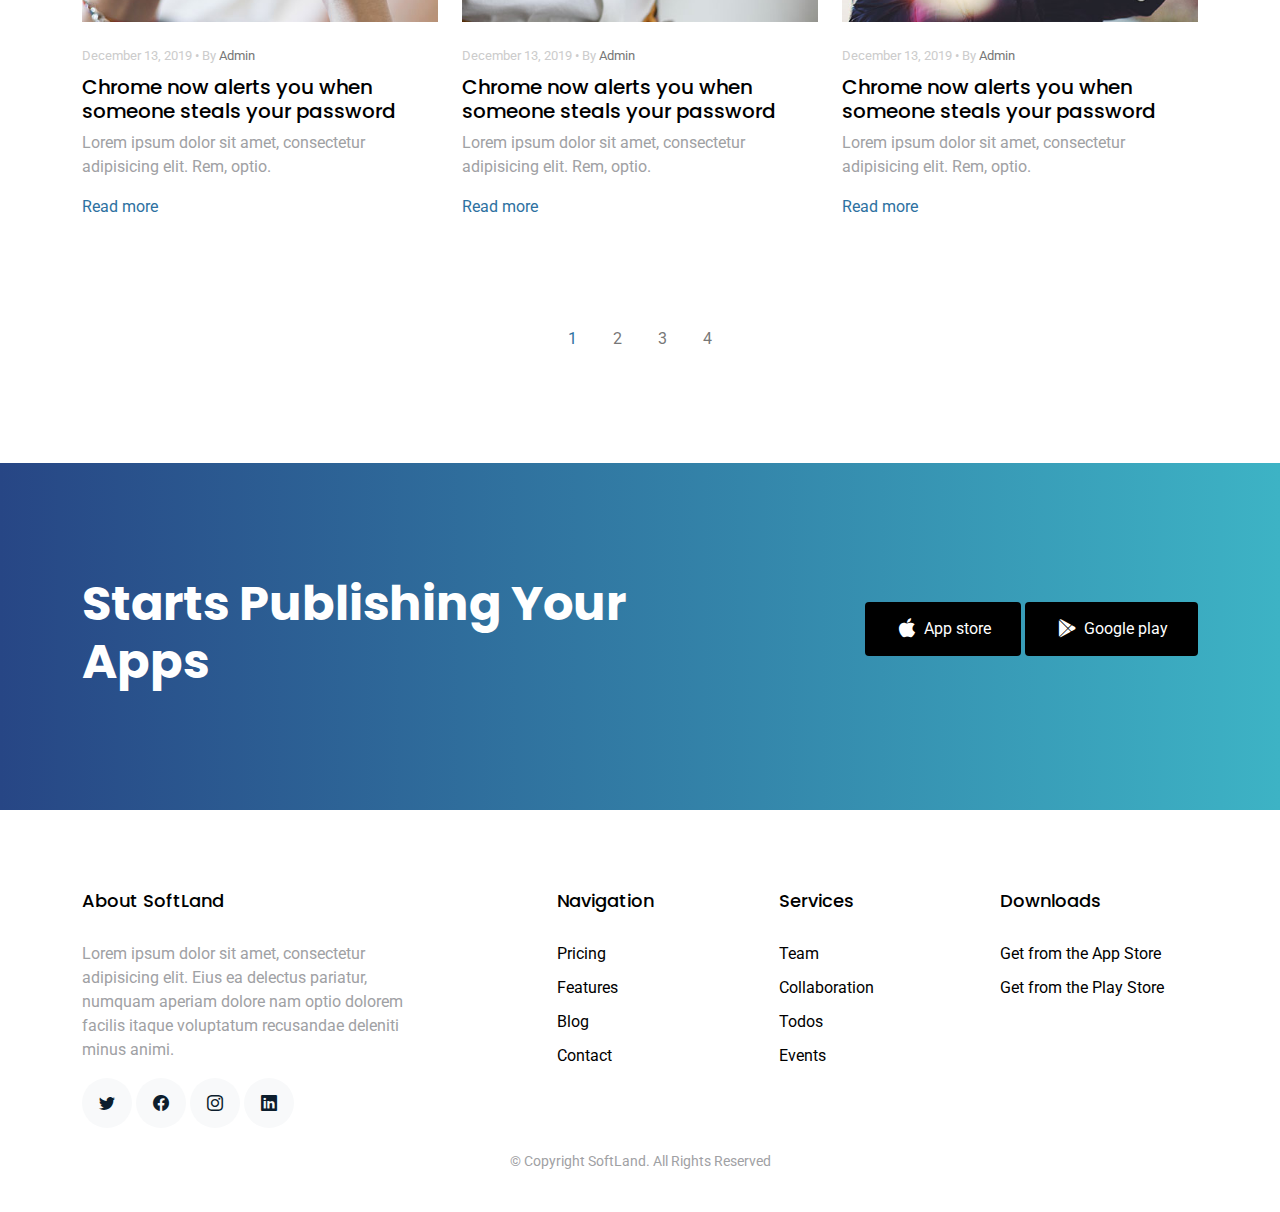
<file: blog.html>
<!DOCTYPE html>
<html lang="en">

<head>
  <meta charset="utf-8">
  <meta content="width=device-width, initial-scale=1.0" name="viewport">

  <title>Blog - SoftLand Bootstrap Template</title>
  <meta content="" name="description">
  <meta content="" name="keywords">

  <!-- Favicons -->
  <link href="assets/img/favicon.png" rel="icon">
  <link href="assets/img/apple-touch-icon.png" rel="apple-touch-icon">

  <!-- Google Fonts -->
  <link href="https://fonts.googleapis.com/css?family=Roboto:300,300i,400,400i,500,500i,600,600i,700,700i|Poppins:300,300i,400,400i,500,500i,600,600i,700,700i" rel="stylesheet">

  <!-- Vendor CSS Files -->
  <link href="assets/vendor/aos/aos.css" rel="stylesheet">
  <link href="assets/vendor/bootstrap/css/bootstrap.min.css" rel="stylesheet">
  <link href="assets/vendor/bootstrap-icons/bootstrap-icons.css" rel="stylesheet">
  <link href="assets/vendor/boxicons/css/boxicons.min.css" rel="stylesheet">
  <link href="assets/vendor/swiper/swiper-bundle.min.css" rel="stylesheet">

  <!-- Template Main CSS File -->
  <link href="assets/css/style.css" rel="stylesheet">

</head>

<body>

  <!-- ======= Header ======= -->
  <header id="header" class="fixed-top d-flex align-items-center">
    <div class="container d-flex justify-content-between align-items-center">

      <div class="logo">
        <h1><a href="index.html">SoftLand</a></h1>
        <!-- Uncomment below if you prefer to use an image logo -->
        <!-- <a href="index.html"><img src="assets/img/logo.png" alt="" class="img-fluid"></a>-->
      </div>

      <nav id="navbar" class="navbar">
        <ul>
          <li><a class="" href="index.html">Home</a></li>
          <li><a href="features.html">Features</a></li>
          <li><a href="pricing.html">Pricing</a></li>
          <li><a class="active" href="blog.html">Blog</a></li>
          <li class="dropdown"><a href="#"><span>Drop Down</span> <i class="bi bi-chevron-down"></i></a>
            <ul>
              <li><a href="#">Drop Down 1</a></li>
              <li class="dropdown"><a href="#"><span>Deep Drop Down</span> <i class="bi bi-chevron-right"></i></a>
                <ul>
                  <li><a href="#">Deep Drop Down 1</a></li>
                  <li><a href="#">Deep Drop Down 2</a></li>
                  <li><a href="#">Deep Drop Down 3</a></li>
                  <li><a href="#">Deep Drop Down 4</a></li>
                  <li><a href="#">Deep Drop Down 5</a></li>
                </ul>
              </li>
              <li><a href="#">Drop Down 2</a></li>
              <li><a href="#">Drop Down 3</a></li>
              <li><a href="#">Drop Down 4</a></li>
            </ul>
          </li>
          <li><a href="contact.html">Contact Us</a></li>
        </ul>
        <i class="bi bi-list mobile-nav-toggle"></i>
      </nav><!-- .navbar -->

    </div>
  </header><!-- End Header -->

  <main id="main">

    <!-- ======= Blog Section ======= -->
    <section class="hero-section inner-page">
      <div class="wave">

        <svg width="1920px" height="265px" viewBox="0 0 1920 265" version="1.1" xmlns="http://www.w3.org/2000/svg" xmlns:xlink="http://www.w3.org/1999/xlink">
          <g id="Page-1" stroke="none" stroke-width="1" fill="none" fill-rule="evenodd">
            <g id="Apple-TV" transform="translate(0.000000, -402.000000)" fill="#FFFFFF">
              <path d="M0,439.134243 C175.04074,464.89273 327.944386,477.771974 458.710937,477.771974 C654.860765,477.771974 870.645295,442.632362 1205.9828,410.192501 C1429.54114,388.565926 1667.54687,411.092417 1920,477.771974 L1920,667 L1017.15166,667 L0,667 L0,439.134243 Z" id="Path"></path>
            </g>
          </g>
        </svg>

      </div>

      <div class="container">
        <div class="row align-items-center">
          <div class="col-12">
            <div class="row justify-content-center">
              <div class="col-md-7 text-center hero-text">
                <h1 data-aos="fade-up" data-aos-delay="">Blog Posts</h1>
                <p class="mb-5" data-aos="fade-up" data-aos-delay="100">Lorem ipsum dolor sit amet, consectetur adipisicing elit.</p>
              </div>
            </div>
          </div>
        </div>
      </div>

    </section>

    <section class="section">
      <div class="container">
        <div class="row mb-5">
          <div class="col-md-4">
            <div class="post-entry">
              <a href="blog-single.html" class="d-block mb-4">
                <img src="assets/img/img_1.jpg" alt="Image" class="img-fluid">
              </a>
              <div class="post-text">
                <span class="post-meta">December 13, 2019 &bullet; By <a href="#">Admin</a></span>
                <h3><a href="#">Chrome now alerts you when someone steals your password</a></h3>
                <p>Lorem ipsum dolor sit amet, consectetur adipisicing elit. Rem, optio.</p>
                <p><a href="#" class="readmore">Read more</a></p>
              </div>
            </div>
          </div>
          <div class="col-md-4">
            <div class="post-entry">
              <a href="blog-single.html" class="d-block mb-4">
                <img src="assets/img/img_2.jpg" alt="Image" class="img-fluid">
              </a>
              <div class="post-text">
                <span class="post-meta">December 13, 2019 &bullet; By <a href="#">Admin</a></span>
                <h3><a href="#">Chrome now alerts you when someone steals your password</a></h3>
                <p>Lorem ipsum dolor sit amet, consectetur adipisicing elit. Rem, optio.</p>
                <p><a href="#" class="readmore">Read more</a></p>
              </div>
            </div>
          </div>
          <div class="col-md-4">
            <div class="post-entry">
              <a href="blog-single.html" class="d-block mb-4">
                <img src="assets/img/img_3.jpg" alt="Image" class="img-fluid">
              </a>
              <div class="post-text">
                <span class="post-meta">December 13, 2019 &bullet; By <a href="#">Admin</a></span>
                <h3><a href="#">Chrome now alerts you when someone steals your password</a></h3>
                <p>Lorem ipsum dolor sit amet, consectetur adipisicing elit. Rem, optio.</p>
                <p><a href="#" class="readmore">Read more</a></p>
              </div>
            </div>
          </div>

          <div class="col-md-4">
            <div class="post-entry">
              <a href="blog-single.html" class="d-block mb-4">
                <img src="assets/img/img_4.jpg" alt="Image" class="img-fluid">
              </a>
              <div class="post-text">
                <span class="post-meta">December 13, 2019 &bullet; By <a href="#">Admin</a></span>
                <h3><a href="#">Chrome now alerts you when someone steals your password</a></h3>
                <p>Lorem ipsum dolor sit amet, consectetur adipisicing elit. Rem, optio.</p>
                <p><a href="#" class="readmore">Read more</a></p>
              </div>
            </div>
          </div>
          <div class="col-md-4">
            <div class="post-entry">
              <a href="blog-single.html" class="d-block mb-4">
                <img src="assets/img/img_3.jpg" alt="Image" class="img-fluid">
              </a>
              <div class="post-text">
                <span class="post-meta">December 13, 2019 &bullet; By <a href="#">Admin</a></span>
                <h3><a href="#">Chrome now alerts you when someone steals your password</a></h3>
                <p>Lorem ipsum dolor sit amet, consectetur adipisicing elit. Rem, optio.</p>
                <p><a href="#" class="readmore">Read more</a></p>
              </div>
            </div>
          </div>
          <div class="col-md-4">
            <div class="post-entry">
              <a href="blog-single.html" class="d-block mb-4">
                <img src="assets/img/img_2.jpg" alt="Image" class="img-fluid">
              </a>
              <div class="post-text">
                <span class="post-meta">December 13, 2019 &bullet; By <a href="#">Admin</a></span>
                <h3><a href="#">Chrome now alerts you when someone steals your password</a></h3>
                <p>Lorem ipsum dolor sit amet, consectetur adipisicing elit. Rem, optio.</p>
                <p><a href="#" class="readmore">Read more</a></p>
              </div>
            </div>
          </div>

        </div>

        <div class="row">
          <div class="col-12 text-center">
            <span class="p-3 active text-primary">1</span>
            <a href="#" class="p-3">2</a>
            <a href="#" class="p-3">3</a>
            <a href="#" class="p-3">4</a>
          </div>
        </div>
      </div>

    </section>

    <!-- ======= CTA Section ======= -->
    <section class="section cta-section">
      <div class="container">
        <div class="row align-items-center">
          <div class="col-md-6 me-auto text-center text-md-start mb-5 mb-md-0">
            <h2>Starts Publishing Your Apps</h2>
          </div>
          <div class="col-md-5 text-center text-md-end">
            <p><a href="#" class="btn d-inline-flex align-items-center"><i class="bx bxl-apple"></i><span>App store</span></a> <a href="#" class="btn d-inline-flex align-items-center"><i class="bx bxl-play-store"></i><span>Google play</span></a></p>
          </div>
        </div>
      </div>
    </section><!-- End CTA Section -->

  </main><!-- End #main -->

  <!-- ======= Footer ======= -->
  <footer class="footer" role="contentinfo">
    <div class="container">
      <div class="row">
        <div class="col-md-4 mb-4 mb-md-0">
          <h3>About SoftLand</h3>
          <p>Lorem ipsum dolor sit amet, consectetur adipisicing elit. Eius ea delectus pariatur, numquam aperiam
            dolore nam optio dolorem facilis itaque voluptatum recusandae deleniti minus animi.</p>
          <p class="social">
            <a href="#"><span class="bi bi-twitter"></span></a>
            <a href="#"><span class="bi bi-facebook"></span></a>
            <a href="#"><span class="bi bi-instagram"></span></a>
            <a href="#"><span class="bi bi-linkedin"></span></a>
          </p>
        </div>
        <div class="col-md-7 ms-auto">
          <div class="row site-section pt-0">
            <div class="col-md-4 mb-4 mb-md-0">
              <h3>Navigation</h3>
              <ul class="list-unstyled">
                <li><a href="#">Pricing</a></li>
                <li><a href="#">Features</a></li>
                <li><a href="#">Blog</a></li>
                <li><a href="#">Contact</a></li>
              </ul>
            </div>
            <div class="col-md-4 mb-4 mb-md-0">
              <h3>Services</h3>
              <ul class="list-unstyled">
                <li><a href="#">Team</a></li>
                <li><a href="#">Collaboration</a></li>
                <li><a href="#">Todos</a></li>
                <li><a href="#">Events</a></li>
              </ul>
            </div>
            <div class="col-md-4 mb-4 mb-md-0">
              <h3>Downloads</h3>
              <ul class="list-unstyled">
                <li><a href="#">Get from the App Store</a></li>
                <li><a href="#">Get from the Play Store</a></li>
              </ul>
            </div>
          </div>
        </div>
      </div>

      <div class="row justify-content-center text-center">
        <div class="col-md-7">
          <p class="copyright">&copy; Copyright SoftLand. All Rights Reserved</p>

        </div>
      </div>

    </div>
  </footer>

  <a href="#" class="back-to-top d-flex align-items-center justify-content-center"><i class="bi bi-arrow-up-short"></i></a>

  <!-- Vendor JS Files -->
  <script src="assets/vendor/aos/aos.js"></script>
  <script src="assets/vendor/bootstrap/js/bootstrap.bundle.min.js"></script>
  <script src="assets/vendor/php-email-form/validate.js"></script>
  <script src="assets/vendor/swiper/swiper-bundle.min.js"></script>

  <!-- Template Main JS File -->
  <script src="assets/js/main.js"></script>

</body>

</html>
</file>
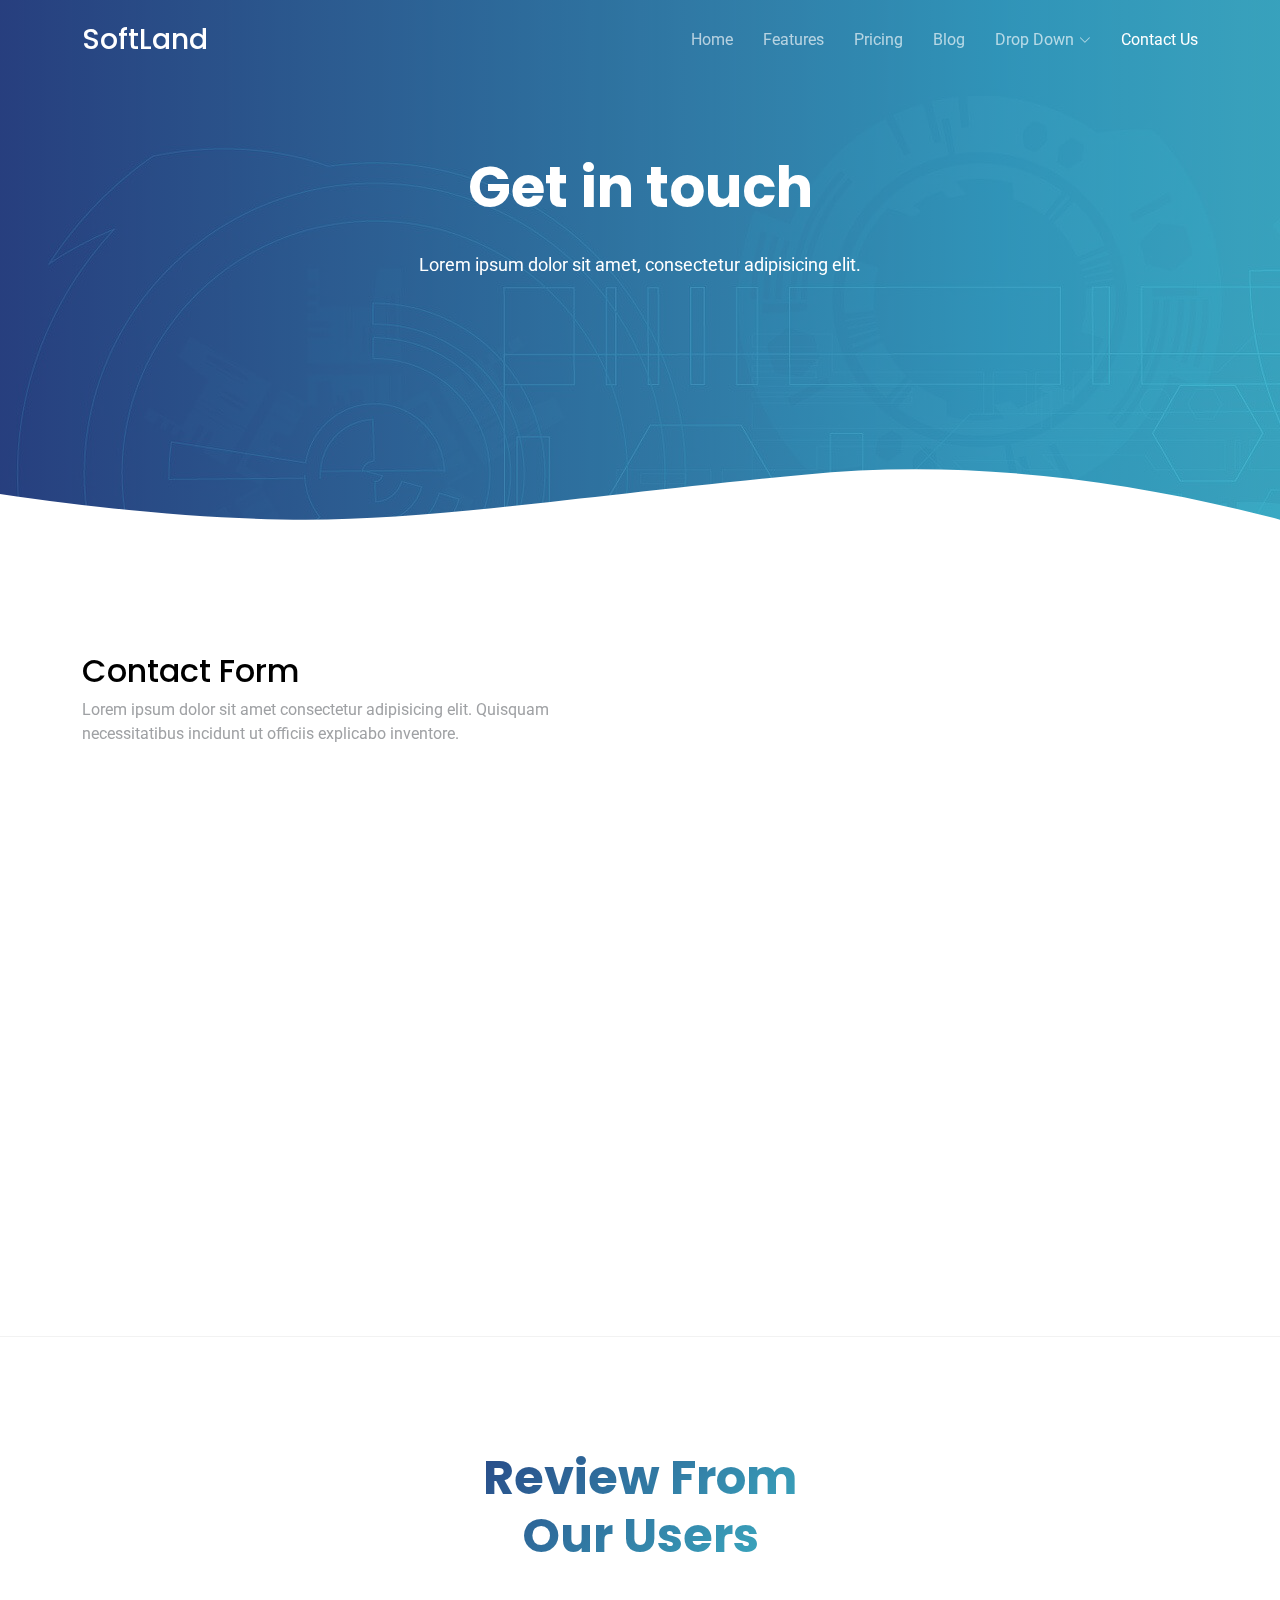
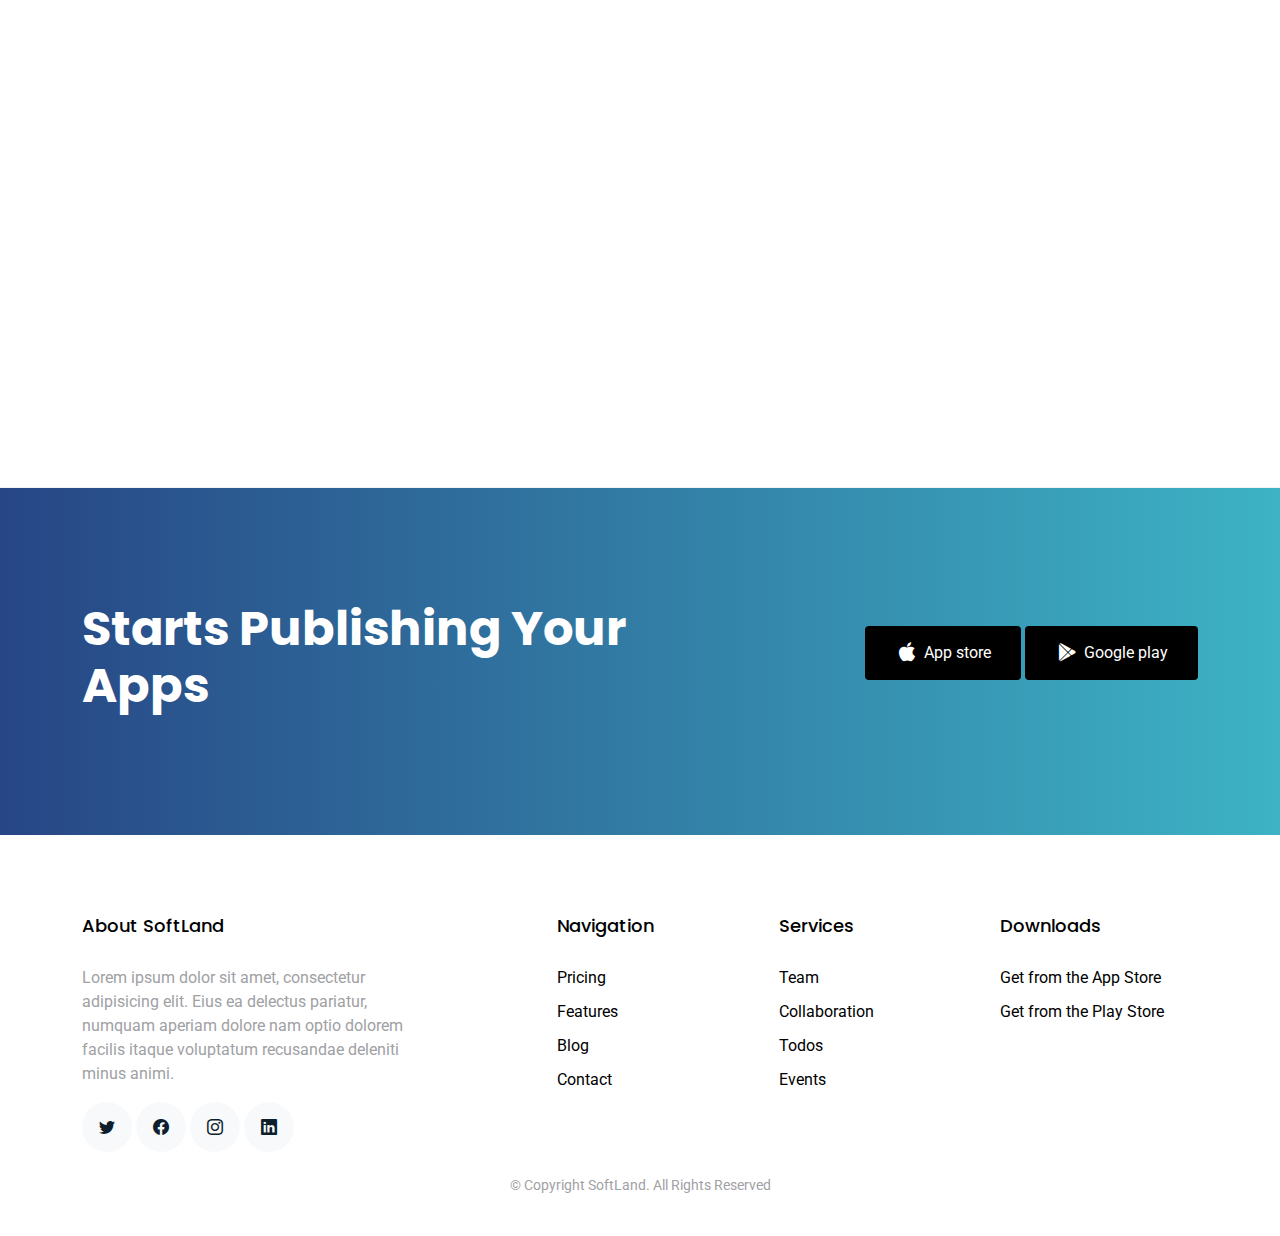
<file: contact.html>
<!DOCTYPE html>
<html lang="en">

<head>
  <meta charset="utf-8">
  <meta content="width=device-width, initial-scale=1.0" name="viewport">

  <title>SoftLand Bootstrap Template - Contact</title>
  <meta content="" name="description">
  <meta content="" name="keywords">

  <!-- Favicons -->
  <link href="assets/img/favicon.png" rel="icon">
  <link href="assets/img/apple-touch-icon.png" rel="apple-touch-icon">

  <!-- Google Fonts -->
  <link href="https://fonts.googleapis.com/css?family=Roboto:300,300i,400,400i,500,500i,600,600i,700,700i|Poppins:300,300i,400,400i,500,500i,600,600i,700,700i" rel="stylesheet">

  <!-- Vendor CSS Files -->
  <link href="assets/vendor/aos/aos.css" rel="stylesheet">
  <link href="assets/vendor/bootstrap/css/bootstrap.min.css" rel="stylesheet">
  <link href="assets/vendor/bootstrap-icons/bootstrap-icons.css" rel="stylesheet">
  <link href="assets/vendor/boxicons/css/boxicons.min.css" rel="stylesheet">
  <link href="assets/vendor/swiper/swiper-bundle.min.css" rel="stylesheet">

  <!-- Template Main CSS File -->
  <link href="assets/css/style.css" rel="stylesheet">

</head>

<body>

  <!-- ======= Header ======= -->
  <header id="header" class="fixed-top d-flex align-items-center">
    <div class="container d-flex justify-content-between align-items-center">

      <div class="logo">
        <h1><a href="index.html">SoftLand</a></h1>
        <!-- Uncomment below if you prefer to use an image logo -->
        <!-- <a href="index.html"><img src="assets/img/logo.png" alt="" class="img-fluid"></a>-->
      </div>

      <nav id="navbar" class="navbar">
        <ul>
          <li><a class="" href="index.html">Home</a></li>
          <li><a href="features.html">Features</a></li>
          <li><a href="pricing.html">Pricing</a></li>
          <li><a href="blog.html">Blog</a></li>
          <li class="dropdown"><a href="#"><span>Drop Down</span> <i class="bi bi-chevron-down"></i></a>
            <ul>
              <li><a href="#">Drop Down 1</a></li>
              <li class="dropdown"><a href="#"><span>Deep Drop Down</span> <i class="bi bi-chevron-right"></i></a>
                <ul>
                  <li><a href="#">Deep Drop Down 1</a></li>
                  <li><a href="#">Deep Drop Down 2</a></li>
                  <li><a href="#">Deep Drop Down 3</a></li>
                  <li><a href="#">Deep Drop Down 4</a></li>
                  <li><a href="#">Deep Drop Down 5</a></li>
                </ul>
              </li>
              <li><a href="#">Drop Down 2</a></li>
              <li><a href="#">Drop Down 3</a></li>
              <li><a href="#">Drop Down 4</a></li>
            </ul>
          </li>
          <li><a class="active" href="contact.html">Contact Us</a></li>
        </ul>
        <i class="bi bi-list mobile-nav-toggle"></i>
      </nav><!-- .navbar -->

    </div>
  </header><!-- End Header -->

  <main id="main">

    <section class="hero-section inner-page">
      <div class="wave">

        <svg width="1920px" height="265px" viewBox="0 0 1920 265" version="1.1" xmlns="http://www.w3.org/2000/svg" xmlns:xlink="http://www.w3.org/1999/xlink">
          <g id="Page-1" stroke="none" stroke-width="1" fill="none" fill-rule="evenodd">
            <g id="Apple-TV" transform="translate(0.000000, -402.000000)" fill="#FFFFFF">
              <path d="M0,439.134243 C175.04074,464.89273 327.944386,477.771974 458.710937,477.771974 C654.860765,477.771974 870.645295,442.632362 1205.9828,410.192501 C1429.54114,388.565926 1667.54687,411.092417 1920,477.771974 L1920,667 L1017.15166,667 L0,667 L0,439.134243 Z" id="Path"></path>
            </g>
          </g>
        </svg>

      </div>

      <div class="container">
        <div class="row align-items-center">
          <div class="col-12">
            <div class="row justify-content-center">
              <div class="col-md-7 text-center hero-text">
                <h1 data-aos="fade-up" data-aos-delay="">Get in touch</h1>
                <p class="mb-5" data-aos="fade-up" data-aos-delay="100">Lorem ipsum dolor sit amet, consectetur adipisicing elit.</p>
              </div>
            </div>
          </div>
        </div>
      </div>

    </section>

    <section class="section">
      <div class="container">
        <div class="row mb-5 align-items-end">
          <div class="col-md-6" data-aos="fade-up">

            <h2>Contact Form</h2>
            <p class="mb-0">Lorem ipsum dolor sit amet consectetur adipisicing elit. Quisquam necessitatibus incidunt ut officiis explicabo inventore.</p>
          </div>

        </div>

        <div class="row">
          <div class="col-md-4 ms-auto order-2" data-aos="fade-up">
            <ul class="list-unstyled">
              <li class="mb-3">
                <strong class="d-block mb-1">Address</strong>
                <span>203 Fake St. Mountain View, San Francisco, California, USA</span>
              </li>
              <li class="mb-3">
                <strong class="d-block mb-1">Phone</strong>
                <span>+1 232 3235 324</span>
              </li>
              <li class="mb-3">
                <strong class="d-block mb-1">Email</strong>
                <span>youremail@domain.com</span>
              </li>
            </ul>
          </div>

          <div class="col-md-6 mb-5 mb-md-0" data-aos="fade-up">
            <form action="forms/contact.php" method="post" role="form" class="php-email-form">

              <div class="row">
                <div class="col-md-6 form-group">
                  <label for="name">Name</label>
                  <input type="text" name="name" class="form-control" id="name" required>
                </div>
                <div class="col-md-6 form-group mt-3 mt-md-0">
                  <label for="name">Email</label>
                  <input type="email" class="form-control" name="email" id="email" required>
                </div>
                <div class="col-md-12 form-group mt-3">
                  <label for="name">Subject</label>
                  <input type="text" class="form-control" name="subject" id="subject" required>
                </div>
                <div class="col-md-12 form-group mt-3">
                  <label for="name">Message</label>
                  <textarea class="form-control" name="message" required></textarea>
                </div>

                <div class="col-md-12 mb-3">
                  <div class="loading">Loading</div>
                  <div class="error-message"></div>
                  <div class="sent-message">Your message has been sent. Thank you!</div>
                </div>

                <div class="col-md-6 form-group">
                  <input type="submit" class="btn btn-primary d-block w-100" value="Send Message">
                </div>
              </div>

            </form>
          </div>

        </div>
      </div>
    </section>

    <!-- ======= Testimonials Section ======= -->
    <section class="section border-top border-bottom">
      <div class="container">
        <div class="row justify-content-center text-center mb-5">
          <div class="col-md-4">
            <h2 class="section-heading">Review From Our Users</h2>
          </div>
        </div>
        <div class="row justify-content-center text-center">
          <div class="col-md-7">

            <div class="testimonials-slider swiper-container" data-aos="fade-up" data-aos-delay="100">
              <div class="swiper-wrapper">

                <div class="swiper-slide">
                  <div class="review text-center">
                    <p class="stars">
                      <span class="bi bi-star-fill"></span>
                      <span class="bi bi-star-fill"></span>
                      <span class="bi bi-star-fill"></span>
                      <span class="bi bi-star-fill"></span>
                      <span class="bi bi-star-fill muted"></span>
                    </p>
                    <h3>Excellent App!</h3>
                    <blockquote>
                      <p>Lorem ipsum dolor sit amet, consectetur adipisicing elit. Eius ea delectus pariatur, numquam
                        aperiam dolore nam optio dolorem facilis itaque voluptatum recusandae deleniti minus animi,
                        provident voluptates consectetur maiores quos.</p>
                    </blockquote>

                    <p class="review-user">
                      <img src="assets/img/person_1.jpg" alt="Image" class="img-fluid rounded-circle mb-3">
                      <span class="d-block">
                        <span class="text-black">Jean Doe</span>, &mdash; App User
                      </span>
                    </p>

                  </div>
                </div><!-- End testimonial item -->

                <div class="swiper-slide">
                  <div class="review text-center">
                    <p class="stars">
                      <span class="bi bi-star-fill"></span>
                      <span class="bi bi-star-fill"></span>
                      <span class="bi bi-star-fill"></span>
                      <span class="bi bi-star-fill"></span>
                      <span class="bi bi-star-fill muted"></span>
                    </p>
                    <h3>This App is easy to use!</h3>
                    <blockquote>
                      <p>Lorem ipsum dolor sit amet, consectetur adipisicing elit. Eius ea delectus pariatur, numquam
                        aperiam dolore nam optio dolorem facilis itaque voluptatum recusandae deleniti minus animi,
                        provident voluptates consectetur maiores quos.</p>
                    </blockquote>

                    <p class="review-user">
                      <img src="assets/img/person_2.jpg" alt="Image" class="img-fluid rounded-circle mb-3">
                      <span class="d-block">
                        <span class="text-black">Johan Smith</span>, &mdash; App User
                      </span>
                    </p>

                  </div>
                </div><!-- End testimonial item -->

                <div class="swiper-slide">
                  <div class="review text-center">
                    <p class="stars">
                      <span class="bi bi-star-fill"></span>
                      <span class="bi bi-star-fill"></span>
                      <span class="bi bi-star-fill"></span>
                      <span class="bi bi-star-fill"></span>
                      <span class="bi bi-star-fill muted"></span>
                    </p>
                    <h3>Awesome functionality!</h3>
                    <blockquote>
                      <p>Lorem ipsum dolor sit amet, consectetur adipisicing elit. Eius ea delectus pariatur, numquam
                        aperiam dolore nam optio dolorem facilis itaque voluptatum recusandae deleniti minus animi,
                        provident voluptates consectetur maiores quos.</p>
                    </blockquote>

                    <p class="review-user">
                      <img src="assets/img/person_3.jpg" alt="Image" class="img-fluid rounded-circle mb-3">
                      <span class="d-block">
                        <span class="text-black">Jean Thunberg</span>, &mdash; App User
                      </span>
                    </p>

                  </div>
                </div><!-- End testimonial item -->

              </div>
              <div class="swiper-pagination"></div>
            </div>
          </div>
        </div>
      </div>
    </section><!-- End Testimonials Section -->

    <!-- ======= CTA Section ======= -->
    <section class="section cta-section">
      <div class="container">
        <div class="row align-items-center">
          <div class="col-md-6 me-auto text-center text-md-start mb-5 mb-md-0">
            <h2>Starts Publishing Your Apps</h2>
          </div>
          <div class="col-md-5 text-center text-md-end">
            <p><a href="#" class="btn d-inline-flex align-items-center"><i class="bx bxl-apple"></i><span>App store</span></a> <a href="#" class="btn d-inline-flex align-items-center"><i class="bx bxl-play-store"></i><span>Google play</span></a></p>
          </div>
        </div>
      </div>
    </section><!-- End CTA Section -->

  </main><!-- End #main -->

  <!-- ======= Footer ======= -->
  <footer class="footer" role="contentinfo">
    <div class="container">
      <div class="row">
        <div class="col-md-4 mb-4 mb-md-0">
          <h3>About SoftLand</h3>
          <p>Lorem ipsum dolor sit amet, consectetur adipisicing elit. Eius ea delectus pariatur, numquam aperiam
            dolore nam optio dolorem facilis itaque voluptatum recusandae deleniti minus animi.</p>
          <p class="social">
            <a href="#"><span class="bi bi-twitter"></span></a>
            <a href="#"><span class="bi bi-facebook"></span></a>
            <a href="#"><span class="bi bi-instagram"></span></a>
            <a href="#"><span class="bi bi-linkedin"></span></a>
          </p>
        </div>
        <div class="col-md-7 ms-auto">
          <div class="row site-section pt-0">
            <div class="col-md-4 mb-4 mb-md-0">
              <h3>Navigation</h3>
              <ul class="list-unstyled">
                <li><a href="#">Pricing</a></li>
                <li><a href="#">Features</a></li>
                <li><a href="#">Blog</a></li>
                <li><a href="#">Contact</a></li>
              </ul>
            </div>
            <div class="col-md-4 mb-4 mb-md-0">
              <h3>Services</h3>
              <ul class="list-unstyled">
                <li><a href="#">Team</a></li>
                <li><a href="#">Collaboration</a></li>
                <li><a href="#">Todos</a></li>
                <li><a href="#">Events</a></li>
              </ul>
            </div>
            <div class="col-md-4 mb-4 mb-md-0">
              <h3>Downloads</h3>
              <ul class="list-unstyled">
                <li><a href="#">Get from the App Store</a></li>
                <li><a href="#">Get from the Play Store</a></li>
              </ul>
            </div>
          </div>
        </div>
      </div>

      <div class="row justify-content-center text-center">
        <div class="col-md-7">
          <p class="copyright">&copy; Copyright SoftLand. All Rights Reserved</p>

        </div>
      </div>

    </div>
  </footer>

  <a href="#" class="back-to-top d-flex align-items-center justify-content-center"><i class="bi bi-arrow-up-short"></i></a>

  <!-- Vendor JS Files -->
  <script src="assets/vendor/aos/aos.js"></script>
  <script src="assets/vendor/bootstrap/js/bootstrap.bundle.min.js"></script>
  <script src="assets/vendor/php-email-form/validate.js"></script>
  <script src="assets/vendor/swiper/swiper-bundle.min.js"></script>

  <!-- Template Main JS File -->
  <script src="assets/js/main.js"></script>

</body>

</html>
</file>
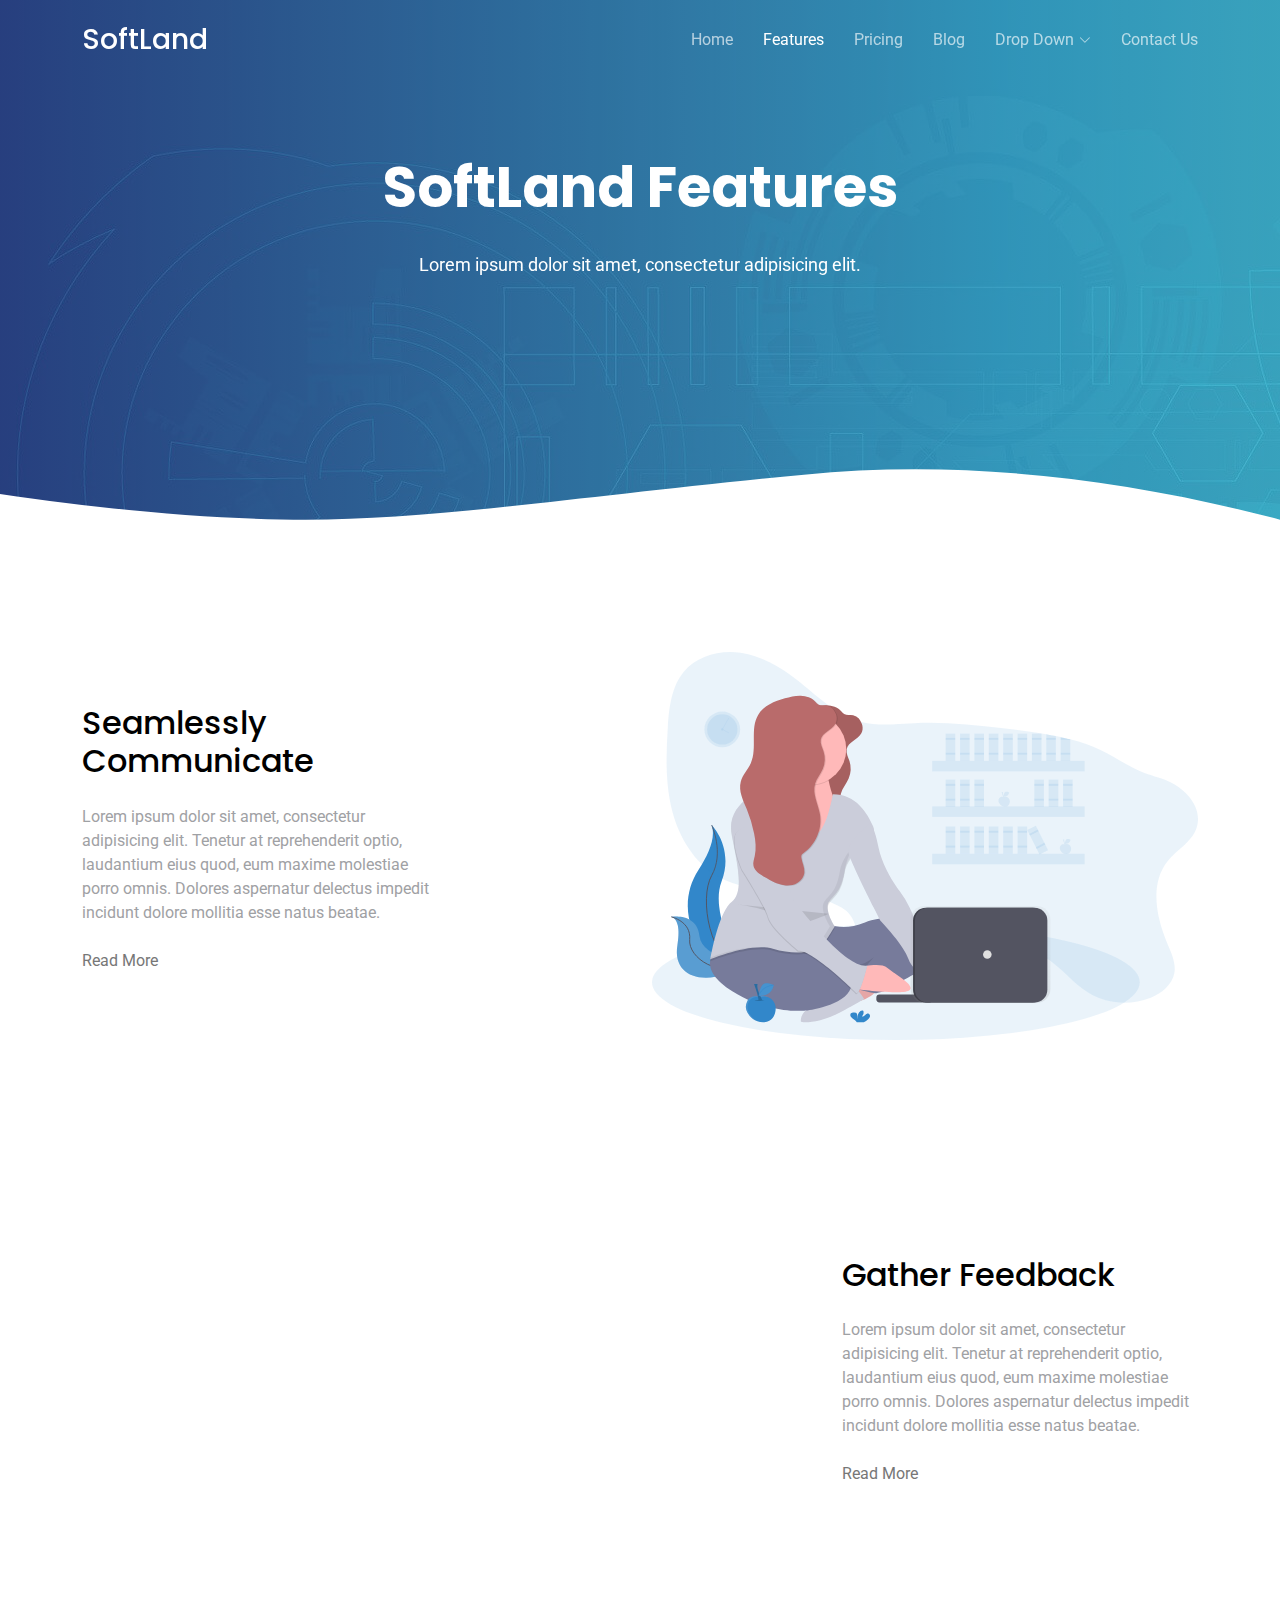
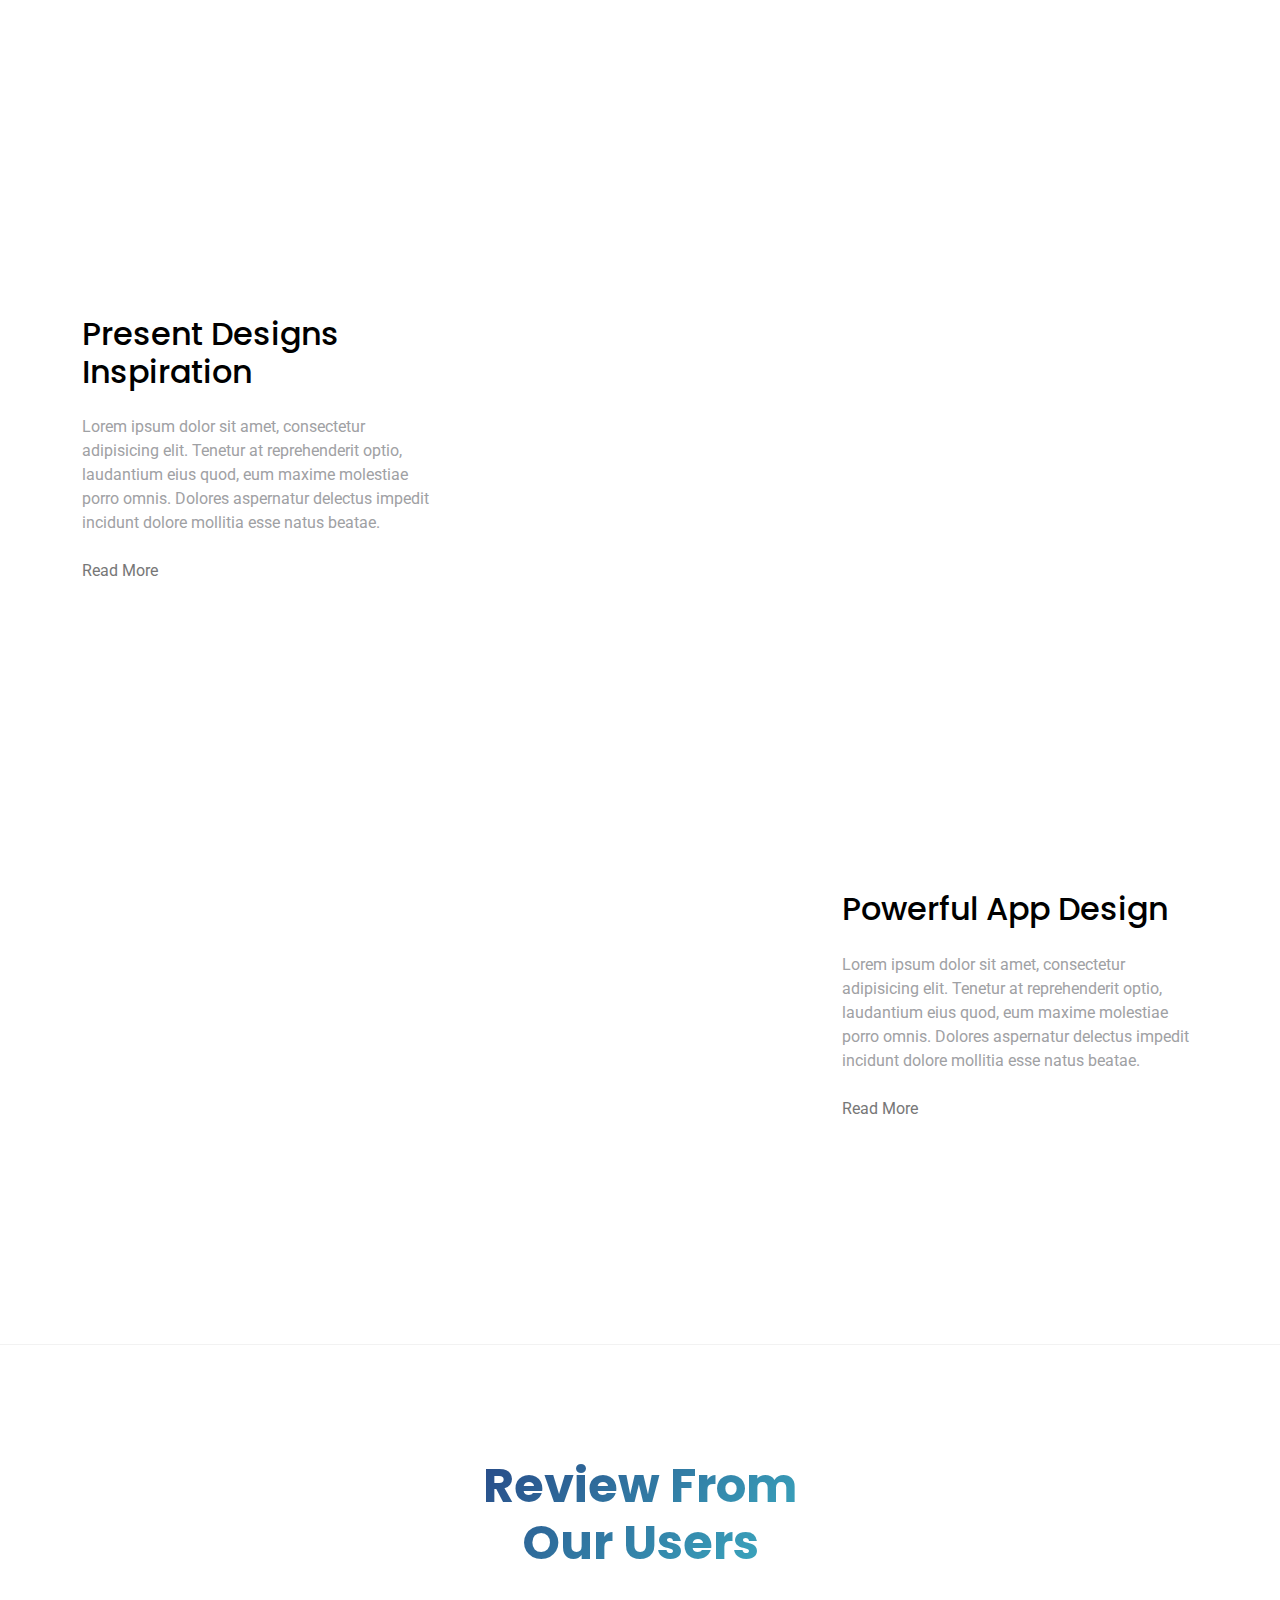
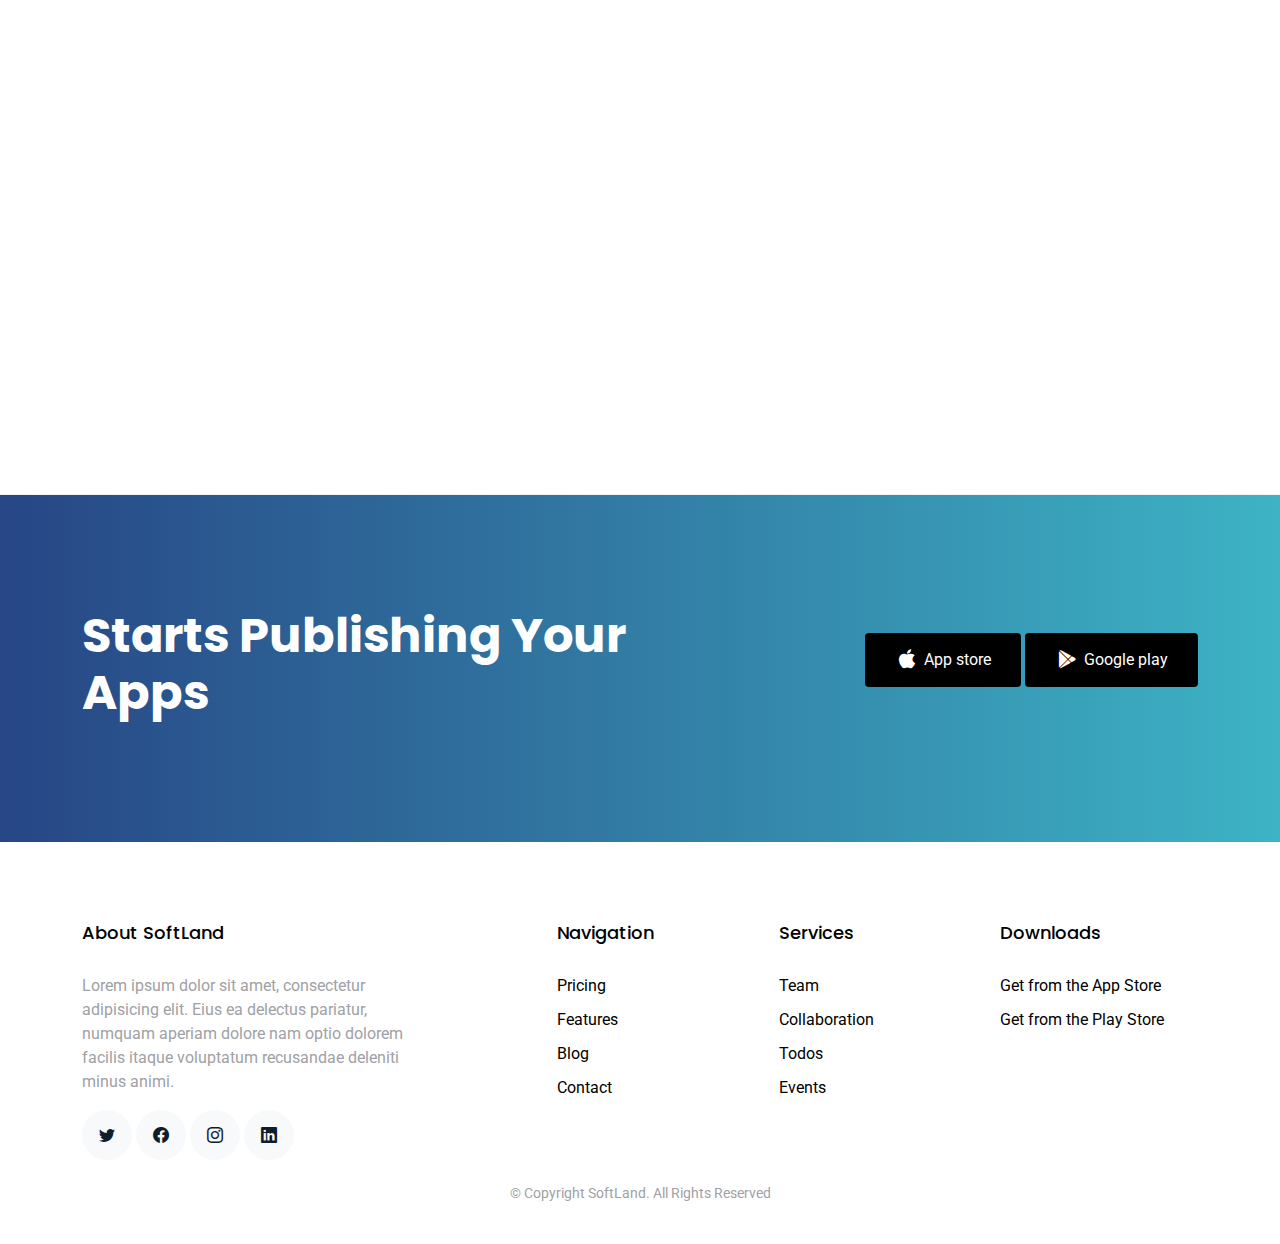
<file: features.html>
<!DOCTYPE html>
<html lang="en">

<head>
  <meta charset="utf-8">
  <meta content="width=device-width, initial-scale=1.0" name="viewport">

  <title>SoftLand Bootstrap Template - Features</title>
  <meta content="" name="description">
  <meta content="" name="keywords">

  <!-- Favicons -->
  <link href="assets/img/favicon.png" rel="icon">
  <link href="assets/img/apple-touch-icon.png" rel="apple-touch-icon">

  <!-- Google Fonts -->
  <link href="https://fonts.googleapis.com/css?family=Roboto:300,300i,400,400i,500,500i,600,600i,700,700i|Poppins:300,300i,400,400i,500,500i,600,600i,700,700i" rel="stylesheet">

  <!-- Vendor CSS Files -->
  <link href="assets/vendor/aos/aos.css" rel="stylesheet">
  <link href="assets/vendor/bootstrap/css/bootstrap.min.css" rel="stylesheet">
  <link href="assets/vendor/bootstrap-icons/bootstrap-icons.css" rel="stylesheet">
  <link href="assets/vendor/boxicons/css/boxicons.min.css" rel="stylesheet">
  <link href="assets/vendor/swiper/swiper-bundle.min.css" rel="stylesheet">

  <!-- Template Main CSS File -->
  <link href="assets/css/style.css" rel="stylesheet">

</head>

<body>

  <!-- ======= Header ======= -->
  <header id="header" class="fixed-top d-flex align-items-center">
    <div class="container d-flex justify-content-between align-items-center">

      <div class="logo">
        <h1><a href="index.html">SoftLand</a></h1>
        <!-- Uncomment below if you prefer to use an image logo -->
        <!-- <a href="index.html"><img src="assets/img/logo.png" alt="" class="img-fluid"></a>-->
      </div>

      <nav id="navbar" class="navbar">
        <ul>
          <li><a class="" href="index.html">Home</a></li>
          <li><a class="active" href="features.html">Features</a></li>
          <li><a href="pricing.html">Pricing</a></li>
          <li><a href="blog.html">Blog</a></li>
          <li class="dropdown"><a href="#"><span>Drop Down</span> <i class="bi bi-chevron-down"></i></a>
            <ul>
              <li><a href="#">Drop Down 1</a></li>
              <li class="dropdown"><a href="#"><span>Deep Drop Down</span> <i class="bi bi-chevron-right"></i></a>
                <ul>
                  <li><a href="#">Deep Drop Down 1</a></li>
                  <li><a href="#">Deep Drop Down 2</a></li>
                  <li><a href="#">Deep Drop Down 3</a></li>
                  <li><a href="#">Deep Drop Down 4</a></li>
                  <li><a href="#">Deep Drop Down 5</a></li>
                </ul>
              </li>
              <li><a href="#">Drop Down 2</a></li>
              <li><a href="#">Drop Down 3</a></li>
              <li><a href="#">Drop Down 4</a></li>
            </ul>
          </li>
          <li><a href="contact.html">Contact Us</a></li>
        </ul>
        <i class="bi bi-list mobile-nav-toggle"></i>
      </nav><!-- .navbar -->

    </div>
  </header><!-- End Header -->

  <main id="main">

    <!-- ======= Features Section ======= -->

    <section class="hero-section inner-page">
      <div class="wave">

        <svg width="1920px" height="265px" viewBox="0 0 1920 265" version="1.1" xmlns="http://www.w3.org/2000/svg" xmlns:xlink="http://www.w3.org/1999/xlink">
          <g id="Page-1" stroke="none" stroke-width="1" fill="none" fill-rule="evenodd">
            <g id="Apple-TV" transform="translate(0.000000, -402.000000)" fill="#FFFFFF">
              <path d="M0,439.134243 C175.04074,464.89273 327.944386,477.771974 458.710937,477.771974 C654.860765,477.771974 870.645295,442.632362 1205.9828,410.192501 C1429.54114,388.565926 1667.54687,411.092417 1920,477.771974 L1920,667 L1017.15166,667 L0,667 L0,439.134243 Z" id="Path"></path>
            </g>
          </g>
        </svg>

      </div>

      <div class="container">
        <div class="row align-items-center">
          <div class="col-12">
            <div class="row justify-content-center">
              <div class="col-md-7 text-center hero-text">
                <h1 data-aos="fade-up" data-aos-delay="">SoftLand Features</h1>
                <p class="mb-5" data-aos="fade-up" data-aos-delay="100">Lorem ipsum dolor sit amet, consectetur adipisicing elit.</p>
              </div>
            </div>
          </div>
        </div>
      </div>

    </section>

    <section class="section pb-0">
      <div class="container">
        <div class="row align-items-center">
          <div class="col-md-4 me-auto">
            <h2 class="mb-4">Seamlessly Communicate</h2>
            <p class="mb-4">Lorem ipsum dolor sit amet, consectetur adipisicing elit. Tenetur at reprehenderit optio, laudantium eius quod, eum maxime molestiae porro omnis. Dolores aspernatur delectus impedit incidunt dolore mollitia esse natus beatae.</p>
            <p><a href="#">Read More</a></p>
          </div>
          <div class="col-md-6" data-aos="fade-left">
            <img src="assets/img/undraw_svg_2.svg" alt="Image" class="img-fluid">
          </div>
        </div>
      </div>
    </section>

    <section class="section">
      <div class="container">
        <div class="row align-items-center">
          <div class="col-md-4 ms-auto order-2">
            <h2 class="mb-4">Gather Feedback</h2>
            <p class="mb-4">Lorem ipsum dolor sit amet, consectetur adipisicing elit. Tenetur at reprehenderit optio, laudantium eius quod, eum maxime molestiae porro omnis. Dolores aspernatur delectus impedit incidunt dolore mollitia esse natus beatae.</p>
            <p><a href="#">Read More</a></p>
          </div>
          <div class="col-md-6" data-aos="fade-right">
            <img src="assets/img/undraw_svg_3.svg" alt="Image" class="img-fluid">
          </div>
        </div>
      </div>
    </section>

    <section class="section pb-0">
      <div class="container">
        <div class="row align-items-center">
          <div class="col-md-4 me-auto">
            <h2 class="mb-4">Present Designs Inspiration</h2>
            <p class="mb-4">Lorem ipsum dolor sit amet, consectetur adipisicing elit. Tenetur at reprehenderit optio, laudantium eius quod, eum maxime molestiae porro omnis. Dolores aspernatur delectus impedit incidunt dolore mollitia esse natus beatae.</p>
            <p><a href="#">Read More</a></p>
          </div>
          <div class="col-md-6" data-aos="fade-left">
            <img src="assets/img/undraw_svg_3.svg" alt="Image" class="img-fluid">
          </div>
        </div>
      </div>
    </section>

    <section class="section">
      <div class="container">
        <div class="row align-items-center">
          <div class="col-md-4 ms-auto order-2">
            <h2 class="mb-4">Powerful App Design </h2>
            <p class="mb-4">Lorem ipsum dolor sit amet, consectetur adipisicing elit. Tenetur at reprehenderit optio, laudantium eius quod, eum maxime molestiae porro omnis. Dolores aspernatur delectus impedit incidunt dolore mollitia esse natus beatae.</p>
            <p><a href="#">Read More</a></p>
          </div>
          <div class="col-md-6" data-aos="fade-right">
            <img src="assets/img/undraw_svg_4.svg" alt="Image" class="img-fluid">
          </div>
        </div>
      </div>
    </section>

    <!-- ======= Testimonials Section ======= -->
    <section class="section border-top border-bottom">
      <div class="container">
        <div class="row justify-content-center text-center mb-5">
          <div class="col-md-4">
            <h2 class="section-heading">Review From Our Users</h2>
          </div>
        </div>
        <div class="row justify-content-center text-center">
          <div class="col-md-7">

            <div class="testimonials-slider swiper-container" data-aos="fade-up" data-aos-delay="100">
              <div class="swiper-wrapper">

                <div class="swiper-slide">
                  <div class="review text-center">
                    <p class="stars">
                      <span class="bi bi-star-fill"></span>
                      <span class="bi bi-star-fill"></span>
                      <span class="bi bi-star-fill"></span>
                      <span class="bi bi-star-fill"></span>
                      <span class="bi bi-star-fill muted"></span>
                    </p>
                    <h3>Excellent App!</h3>
                    <blockquote>
                      <p>Lorem ipsum dolor sit amet, consectetur adipisicing elit. Eius ea delectus pariatur, numquam
                        aperiam dolore nam optio dolorem facilis itaque voluptatum recusandae deleniti minus animi,
                        provident voluptates consectetur maiores quos.</p>
                    </blockquote>

                    <p class="review-user">
                      <img src="assets/img/person_1.jpg" alt="Image" class="img-fluid rounded-circle mb-3">
                      <span class="d-block">
                        <span class="text-black">Jean Doe</span>, &mdash; App User
                      </span>
                    </p>

                  </div>
                </div><!-- End testimonial item -->

                <div class="swiper-slide">
                  <div class="review text-center">
                    <p class="stars">
                      <span class="bi bi-star-fill"></span>
                      <span class="bi bi-star-fill"></span>
                      <span class="bi bi-star-fill"></span>
                      <span class="bi bi-star-fill"></span>
                      <span class="bi bi-star-fill muted"></span>
                    </p>
                    <h3>This App is easy to use!</h3>
                    <blockquote>
                      <p>Lorem ipsum dolor sit amet, consectetur adipisicing elit. Eius ea delectus pariatur, numquam
                        aperiam dolore nam optio dolorem facilis itaque voluptatum recusandae deleniti minus animi,
                        provident voluptates consectetur maiores quos.</p>
                    </blockquote>

                    <p class="review-user">
                      <img src="assets/img/person_2.jpg" alt="Image" class="img-fluid rounded-circle mb-3">
                      <span class="d-block">
                        <span class="text-black">Johan Smith</span>, &mdash; App User
                      </span>
                    </p>

                  </div>
                </div><!-- End testimonial item -->

                <div class="swiper-slide">
                  <div class="review text-center">
                    <p class="stars">
                      <span class="bi bi-star-fill"></span>
                      <span class="bi bi-star-fill"></span>
                      <span class="bi bi-star-fill"></span>
                      <span class="bi bi-star-fill"></span>
                      <span class="bi bi-star-fill muted"></span>
                    </p>
                    <h3>Awesome functionality!</h3>
                    <blockquote>
                      <p>Lorem ipsum dolor sit amet, consectetur adipisicing elit. Eius ea delectus pariatur, numquam
                        aperiam dolore nam optio dolorem facilis itaque voluptatum recusandae deleniti minus animi,
                        provident voluptates consectetur maiores quos.</p>
                    </blockquote>

                    <p class="review-user">
                      <img src="assets/img/person_3.jpg" alt="Image" class="img-fluid rounded-circle mb-3">
                      <span class="d-block">
                        <span class="text-black">Jean Thunberg</span>, &mdash; App User
                      </span>
                    </p>

                  </div>
                </div><!-- End testimonial item -->

              </div>
              <div class="swiper-pagination"></div>
            </div>
          </div>
        </div>
      </div>
    </section><!-- End Testimonials Section -->

    <!-- ======= CTA Section ======= -->
    <section class="section cta-section">
      <div class="container">
        <div class="row align-items-center">
          <div class="col-md-6 me-auto text-center text-md-start mb-5 mb-md-0">
            <h2>Starts Publishing Your Apps</h2>
          </div>
          <div class="col-md-5 text-center text-md-end">
            <p><a href="#" class="btn d-inline-flex align-items-center"><i class="bx bxl-apple"></i><span>App store</span></a> <a href="#" class="btn d-inline-flex align-items-center"><i class="bx bxl-play-store"></i><span>Google play</span></a></p>
          </div>
        </div>
      </div>
    </section><!-- End CTA Section -->

  </main><!-- End #main -->

  <!-- ======= Footer ======= -->
  <footer class="footer" role="contentinfo">
    <div class="container">
      <div class="row">
        <div class="col-md-4 mb-4 mb-md-0">
          <h3>About SoftLand</h3>
          <p>Lorem ipsum dolor sit amet, consectetur adipisicing elit. Eius ea delectus pariatur, numquam aperiam
            dolore nam optio dolorem facilis itaque voluptatum recusandae deleniti minus animi.</p>
          <p class="social">
            <a href="#"><span class="bi bi-twitter"></span></a>
            <a href="#"><span class="bi bi-facebook"></span></a>
            <a href="#"><span class="bi bi-instagram"></span></a>
            <a href="#"><span class="bi bi-linkedin"></span></a>
          </p>
        </div>
        <div class="col-md-7 ms-auto">
          <div class="row site-section pt-0">
            <div class="col-md-4 mb-4 mb-md-0">
              <h3>Navigation</h3>
              <ul class="list-unstyled">
                <li><a href="#">Pricing</a></li>
                <li><a href="#">Features</a></li>
                <li><a href="#">Blog</a></li>
                <li><a href="#">Contact</a></li>
              </ul>
            </div>
            <div class="col-md-4 mb-4 mb-md-0">
              <h3>Services</h3>
              <ul class="list-unstyled">
                <li><a href="#">Team</a></li>
                <li><a href="#">Collaboration</a></li>
                <li><a href="#">Todos</a></li>
                <li><a href="#">Events</a></li>
              </ul>
            </div>
            <div class="col-md-4 mb-4 mb-md-0">
              <h3>Downloads</h3>
              <ul class="list-unstyled">
                <li><a href="#">Get from the App Store</a></li>
                <li><a href="#">Get from the Play Store</a></li>
              </ul>
            </div>
          </div>
        </div>
      </div>

      <div class="row justify-content-center text-center">
        <div class="col-md-7">
          <p class="copyright">&copy; Copyright SoftLand. All Rights Reserved</p>

        </div>
      </div>

    </div>
  </footer>

  <a href="#" class="back-to-top d-flex align-items-center justify-content-center"><i class="bi bi-arrow-up-short"></i></a>

  <!-- Vendor JS Files -->
  <script src="assets/vendor/aos/aos.js"></script>
  <script src="assets/vendor/bootstrap/js/bootstrap.bundle.min.js"></script>
  <script src="assets/vendor/php-email-form/validate.js"></script>
  <script src="assets/vendor/swiper/swiper-bundle.min.js"></script>

  <!-- Template Main JS File -->
  <script src="assets/js/main.js"></script>

</body>

</html>
</file>
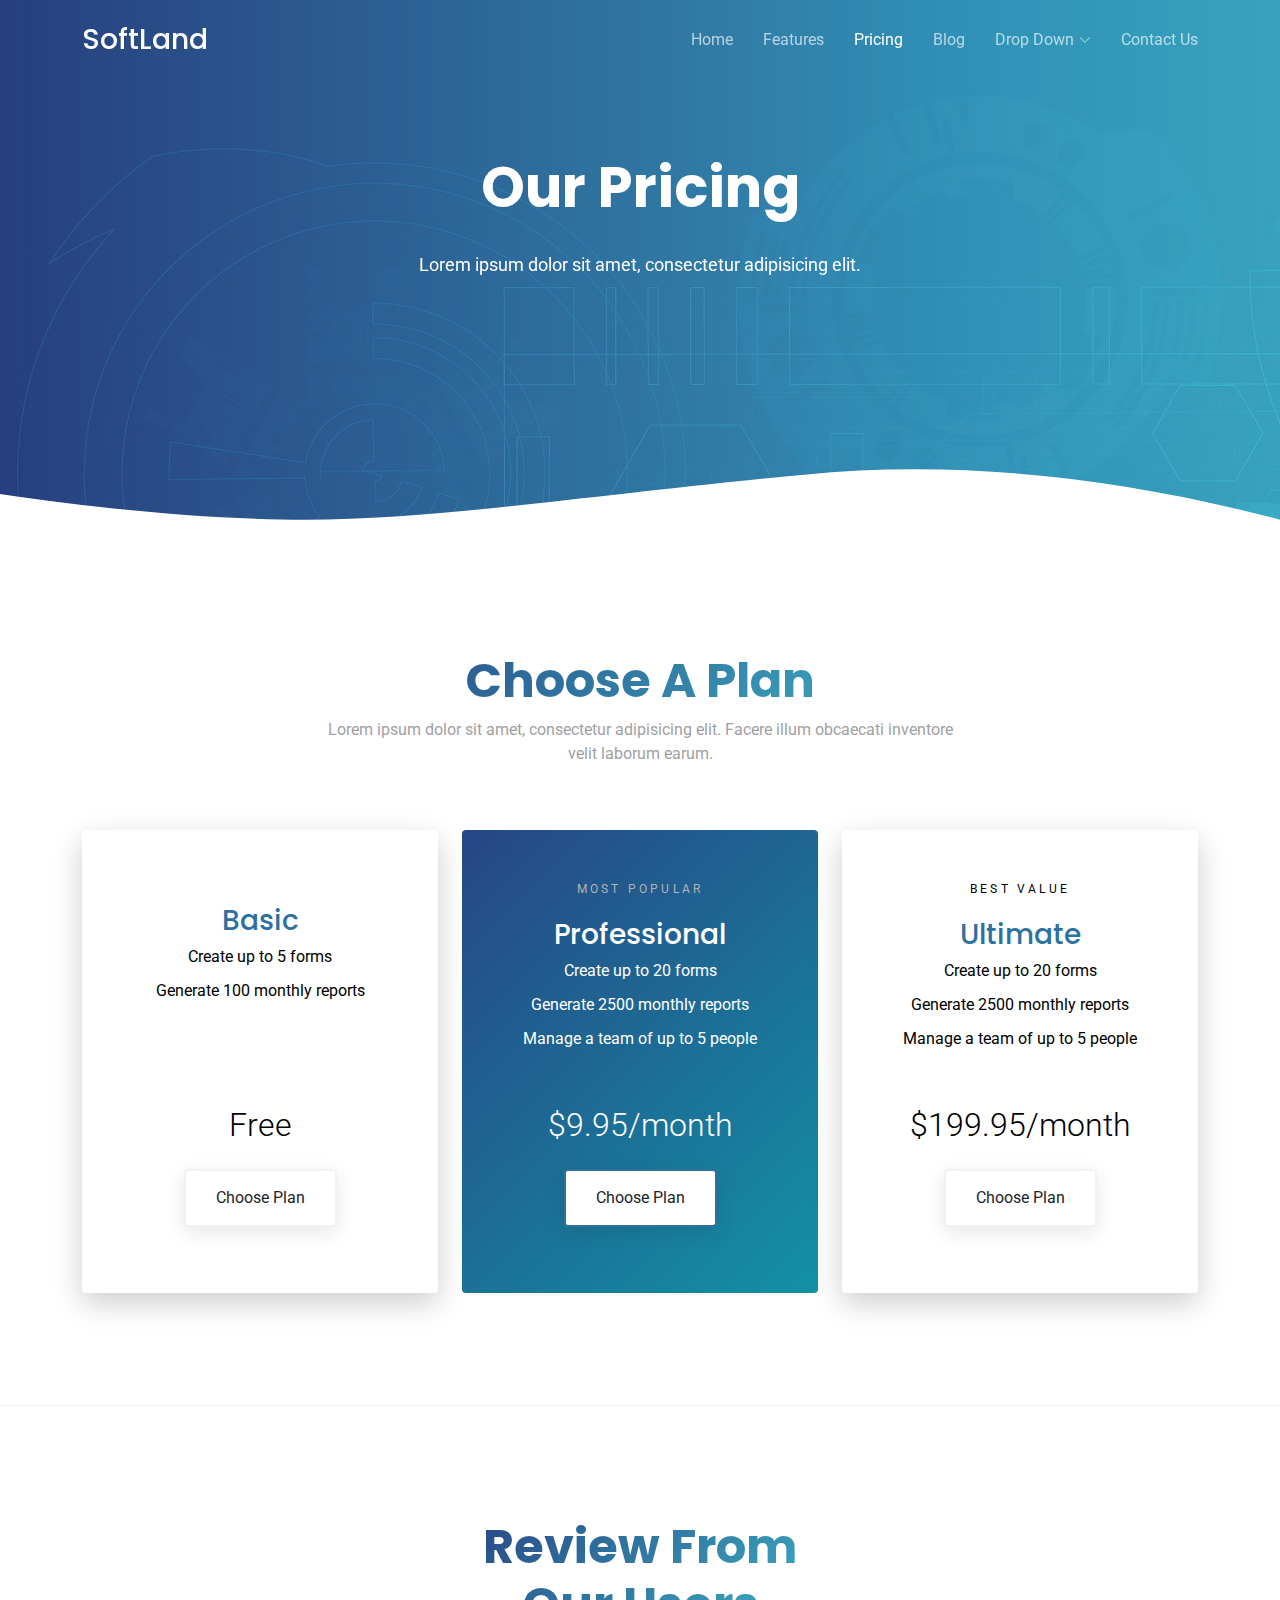
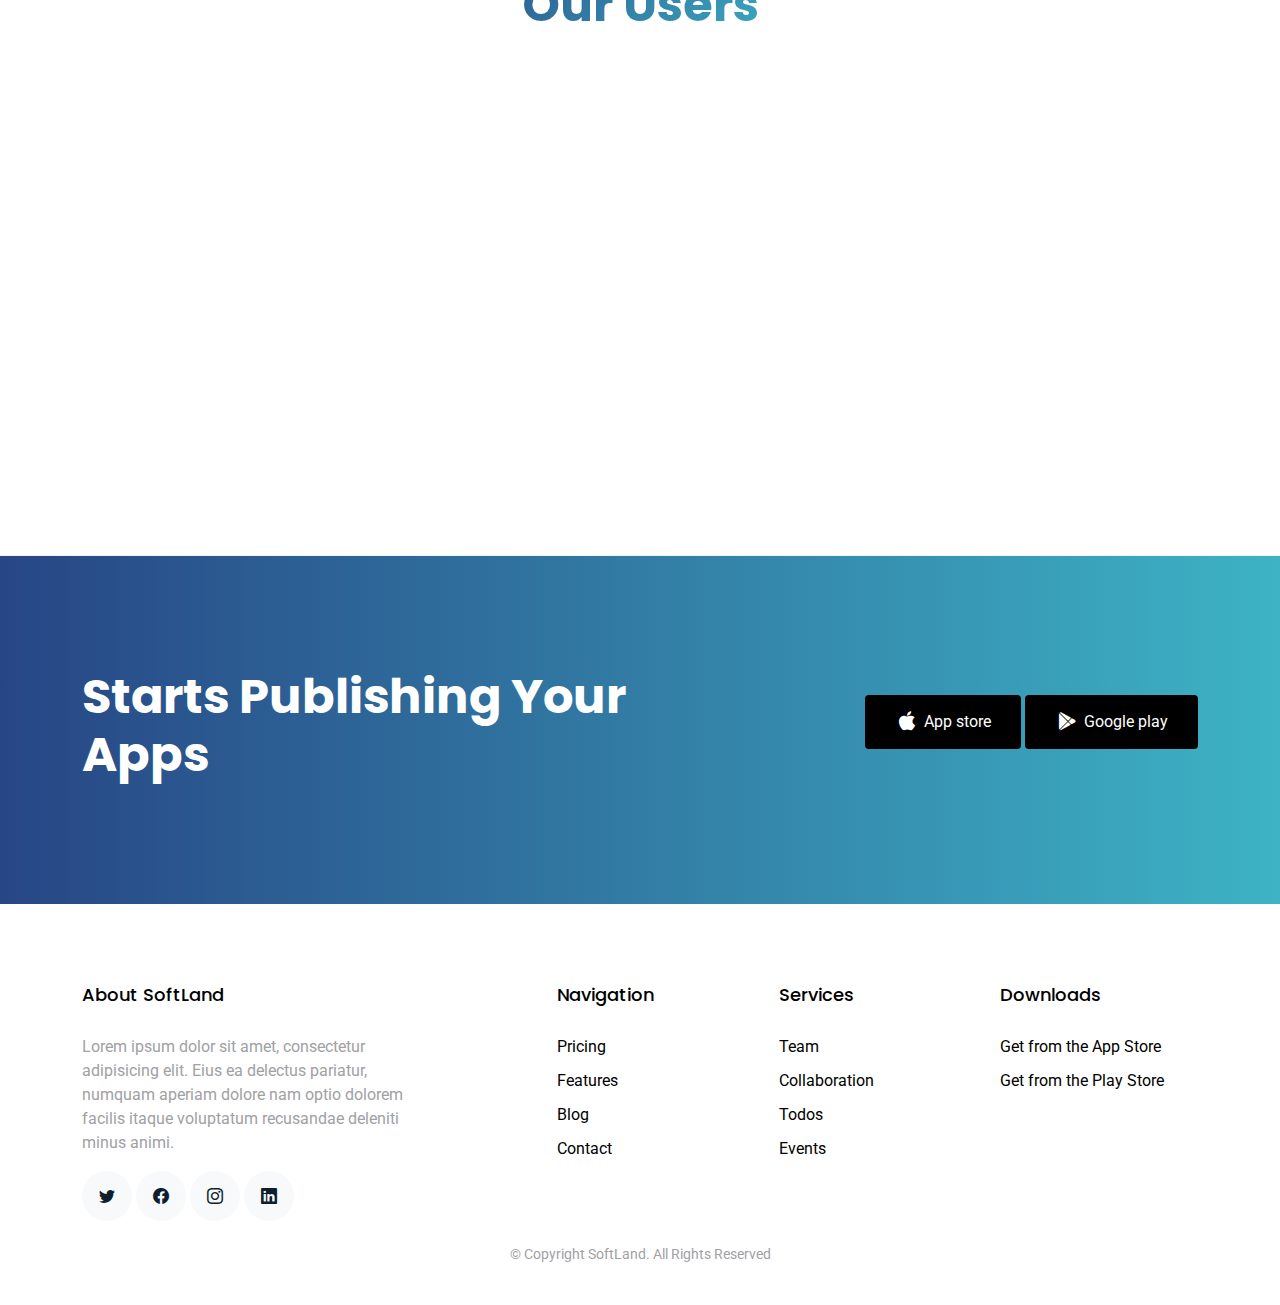
<file: pricing.html>
<!DOCTYPE html>
<html lang="en">

<head>
  <meta charset="utf-8">
  <meta content="width=device-width, initial-scale=1.0" name="viewport">

  <title>SoftLand Bootstrap Template - Pricing</title>
  <meta content="" name="description">
  <meta content="" name="keywords">

  <!-- Favicons -->
  <link href="assets/img/favicon.png" rel="icon">
  <link href="assets/img/apple-touch-icon.png" rel="apple-touch-icon">

  <!-- Google Fonts -->
  <link href="https://fonts.googleapis.com/css?family=Roboto:300,300i,400,400i,500,500i,600,600i,700,700i|Poppins:300,300i,400,400i,500,500i,600,600i,700,700i" rel="stylesheet">

  <!-- Vendor CSS Files -->
  <link href="assets/vendor/aos/aos.css" rel="stylesheet">
  <link href="assets/vendor/bootstrap/css/bootstrap.min.css" rel="stylesheet">
  <link href="assets/vendor/bootstrap-icons/bootstrap-icons.css" rel="stylesheet">
  <link href="assets/vendor/boxicons/css/boxicons.min.css" rel="stylesheet">
  <link href="assets/vendor/swiper/swiper-bundle.min.css" rel="stylesheet">

  <!-- Template Main CSS File -->
  <link href="assets/css/style.css" rel="stylesheet">

</head>

<body>

  <!-- ======= Header ======= -->
  <header id="header" class="fixed-top d-flex align-items-center">
    <div class="container d-flex justify-content-between align-items-center">

      <div class="logo">
        <h1><a href="index.html">SoftLand</a></h1>
        <!-- Uncomment below if you prefer to use an image logo -->
        <!-- <a href="index.html"><img src="assets/img/logo.png" alt="" class="img-fluid"></a>-->
      </div>

      <nav id="navbar" class="navbar">
        <ul>
          <li><a class="" href="index.html">Home</a></li>
          <li><a href="features.html">Features</a></li>
          <li><a class="active" href="pricing.html">Pricing</a></li>
          <li><a href="blog.html">Blog</a></li>
          <li class="dropdown"><a href="#"><span>Drop Down</span> <i class="bi bi-chevron-down"></i></a>
            <ul>
              <li><a href="#">Drop Down 1</a></li>
              <li class="dropdown"><a href="#"><span>Deep Drop Down</span> <i class="bi bi-chevron-right"></i></a>
                <ul>
                  <li><a href="#">Deep Drop Down 1</a></li>
                  <li><a href="#">Deep Drop Down 2</a></li>
                  <li><a href="#">Deep Drop Down 3</a></li>
                  <li><a href="#">Deep Drop Down 4</a></li>
                  <li><a href="#">Deep Drop Down 5</a></li>
                </ul>
              </li>
              <li><a href="#">Drop Down 2</a></li>
              <li><a href="#">Drop Down 3</a></li>
              <li><a href="#">Drop Down 4</a></li>
            </ul>
          </li>
          <li><a href="contact.html">Contact Us</a></li>
        </ul>
        <i class="bi bi-list mobile-nav-toggle"></i>
      </nav><!-- .navbar -->

    </div>
  </header><!-- End Header -->

  <main id="main">

    <!-- ======= FeatPricingures Section ======= -->
    <div class="hero-section inner-page">
      <div class="wave">

        <svg width="1920px" height="265px" viewBox="0 0 1920 265" version="1.1" xmlns="http://www.w3.org/2000/svg" xmlns:xlink="http://www.w3.org/1999/xlink">
          <g id="Page-1" stroke="none" stroke-width="1" fill="none" fill-rule="evenodd">
            <g id="Apple-TV" transform="translate(0.000000, -402.000000)" fill="#FFFFFF">
              <path d="M0,439.134243 C175.04074,464.89273 327.944386,477.771974 458.710937,477.771974 C654.860765,477.771974 870.645295,442.632362 1205.9828,410.192501 C1429.54114,388.565926 1667.54687,411.092417 1920,477.771974 L1920,667 L1017.15166,667 L0,667 L0,439.134243 Z" id="Path"></path>
            </g>
          </g>
        </svg>

      </div>

      <div class="container">
        <div class="row align-items-center">
          <div class="col-12">
            <div class="row justify-content-center">
              <div class="col-md-7 text-center hero-text">
                <h1 data-aos="fade-up" data-aos-delay="">Our Pricing</h1>
                <p class="mb-5" data-aos="fade-up" data-aos-delay="100">Lorem ipsum dolor sit amet, consectetur adipisicing elit.</p>
              </div>
            </div>
          </div>
        </div>
      </div>

    </div>

    <section class="section">
      <div class="container">

        <div class="row justify-content-center text-center">
          <div class="col-md-7 mb-5">
            <h2 class="section-heading">Choose A Plan</h2>
            <p>Lorem ipsum dolor sit amet, consectetur adipisicing elit. Facere illum obcaecati inventore velit laborum earum.</p>
          </div>
        </div>
        <div class="row align-items-stretch">

          <div class="col-lg-4 mb-4 mb-lg-0">
            <div class="pricing h-100 text-center">
              <span>&nbsp;</span>
              <h3>Basic</h3>
              <ul class="list-unstyled">
                <li>Create up to 5 forms</li>
                <li>Generate 100 monthly reports</li>
              </ul>
              <div class="price-cta">
                <strong class="price">Free</strong>
                <p><a href="#" class="btn btn-white">Choose Plan</a></p>
              </div>
            </div>
          </div>
          <div class="col-lg-4 mb-4 mb-lg-0">
            <div class="pricing h-100 text-center popular">
              <span class="popularity">Most Popular</span>
              <h3>Professional</h3>
              <ul class="list-unstyled">
                <li>Create up to 20 forms</li>
                <li>Generate 2500 monthly reports</li>
                <li>Manage a team of up to 5 people</li>
              </ul>
              <div class="price-cta">
                <strong class="price">$9.95/month</strong>
                <p><a href="#" class="btn btn-white">Choose Plan</a></p>
              </div>
            </div>
          </div>
          <div class="col-lg-4 mb-4 mb-lg-0">
            <div class="pricing h-100 text-center">
              <span class="popularity">Best Value</span>
              <h3>Ultimate</h3>
              <ul class="list-unstyled">
                <li>Create up to 20 forms</li>
                <li>Generate 2500 monthly reports</li>
                <li>Manage a team of up to 5 people</li>
              </ul>
              <div class="price-cta">
                <strong class="price">$199.95/month</strong>
                <p><a href="#" class="btn btn-white">Choose Plan</a></p>
              </div>
            </div>
          </div>
        </div>
      </div>
    </section>

    <!-- ======= Testimonials Section ======= -->
    <section class="section border-top border-bottom">
      <div class="container">
        <div class="row justify-content-center text-center mb-5">
          <div class="col-md-4">
            <h2 class="section-heading">Review From Our Users</h2>
          </div>
        </div>
        <div class="row justify-content-center text-center">
          <div class="col-md-7">

            <div class="testimonials-slider swiper-container" data-aos="fade-up" data-aos-delay="100">
              <div class="swiper-wrapper">

                <div class="swiper-slide">
                  <div class="review text-center">
                    <p class="stars">
                      <span class="bi bi-star-fill"></span>
                      <span class="bi bi-star-fill"></span>
                      <span class="bi bi-star-fill"></span>
                      <span class="bi bi-star-fill"></span>
                      <span class="bi bi-star-fill muted"></span>
                    </p>
                    <h3>Excellent App!</h3>
                    <blockquote>
                      <p>Lorem ipsum dolor sit amet, consectetur adipisicing elit. Eius ea delectus pariatur, numquam
                        aperiam dolore nam optio dolorem facilis itaque voluptatum recusandae deleniti minus animi,
                        provident voluptates consectetur maiores quos.</p>
                    </blockquote>

                    <p class="review-user">
                      <img src="assets/img/person_1.jpg" alt="Image" class="img-fluid rounded-circle mb-3">
                      <span class="d-block">
                        <span class="text-black">Jean Doe</span>, &mdash; App User
                      </span>
                    </p>

                  </div>
                </div><!-- End testimonial item -->

                <div class="swiper-slide">
                  <div class="review text-center">
                    <p class="stars">
                      <span class="bi bi-star-fill"></span>
                      <span class="bi bi-star-fill"></span>
                      <span class="bi bi-star-fill"></span>
                      <span class="bi bi-star-fill"></span>
                      <span class="bi bi-star-fill muted"></span>
                    </p>
                    <h3>This App is easy to use!</h3>
                    <blockquote>
                      <p>Lorem ipsum dolor sit amet, consectetur adipisicing elit. Eius ea delectus pariatur, numquam
                        aperiam dolore nam optio dolorem facilis itaque voluptatum recusandae deleniti minus animi,
                        provident voluptates consectetur maiores quos.</p>
                    </blockquote>

                    <p class="review-user">
                      <img src="assets/img/person_2.jpg" alt="Image" class="img-fluid rounded-circle mb-3">
                      <span class="d-block">
                        <span class="text-black">Johan Smith</span>, &mdash; App User
                      </span>
                    </p>

                  </div>
                </div><!-- End testimonial item -->

                <div class="swiper-slide">
                  <div class="review text-center">
                    <p class="stars">
                      <span class="bi bi-star-fill"></span>
                      <span class="bi bi-star-fill"></span>
                      <span class="bi bi-star-fill"></span>
                      <span class="bi bi-star-fill"></span>
                      <span class="bi bi-star-fill muted"></span>
                    </p>
                    <h3>Awesome functionality!</h3>
                    <blockquote>
                      <p>Lorem ipsum dolor sit amet, consectetur adipisicing elit. Eius ea delectus pariatur, numquam
                        aperiam dolore nam optio dolorem facilis itaque voluptatum recusandae deleniti minus animi,
                        provident voluptates consectetur maiores quos.</p>
                    </blockquote>

                    <p class="review-user">
                      <img src="assets/img/person_3.jpg" alt="Image" class="img-fluid rounded-circle mb-3">
                      <span class="d-block">
                        <span class="text-black">Jean Thunberg</span>, &mdash; App User
                      </span>
                    </p>

                  </div>
                </div><!-- End testimonial item -->

              </div>
              <div class="swiper-pagination"></div>
            </div>
          </div>
        </div>
      </div>
    </section><!-- End Testimonials Section -->

    <!-- ======= CTA Section ======= -->
    <section class="section cta-section">
      <div class="container">
        <div class="row align-items-center">
          <div class="col-md-6 me-auto text-center text-md-start mb-5 mb-md-0">
            <h2>Starts Publishing Your Apps</h2>
          </div>
          <div class="col-md-5 text-center text-md-end">
            <p><a href="#" class="btn d-inline-flex align-items-center"><i class="bx bxl-apple"></i><span>App store</span></a> <a href="#" class="btn d-inline-flex align-items-center"><i class="bx bxl-play-store"></i><span>Google play</span></a></p>
          </div>
        </div>
      </div>
    </section><!-- End CTA Section -->

  </main><!-- End #main -->

  <!-- ======= Footer ======= -->
  <footer class="footer" role="contentinfo">
    <div class="container">
      <div class="row">
        <div class="col-md-4 mb-4 mb-md-0">
          <h3>About SoftLand</h3>
          <p>Lorem ipsum dolor sit amet, consectetur adipisicing elit. Eius ea delectus pariatur, numquam aperiam
            dolore nam optio dolorem facilis itaque voluptatum recusandae deleniti minus animi.</p>
          <p class="social">
            <a href="#"><span class="bi bi-twitter"></span></a>
            <a href="#"><span class="bi bi-facebook"></span></a>
            <a href="#"><span class="bi bi-instagram"></span></a>
            <a href="#"><span class="bi bi-linkedin"></span></a>
          </p>
        </div>
        <div class="col-md-7 ms-auto">
          <div class="row site-section pt-0">
            <div class="col-md-4 mb-4 mb-md-0">
              <h3>Navigation</h3>
              <ul class="list-unstyled">
                <li><a href="#">Pricing</a></li>
                <li><a href="#">Features</a></li>
                <li><a href="#">Blog</a></li>
                <li><a href="#">Contact</a></li>
              </ul>
            </div>
            <div class="col-md-4 mb-4 mb-md-0">
              <h3>Services</h3>
              <ul class="list-unstyled">
                <li><a href="#">Team</a></li>
                <li><a href="#">Collaboration</a></li>
                <li><a href="#">Todos</a></li>
                <li><a href="#">Events</a></li>
              </ul>
            </div>
            <div class="col-md-4 mb-4 mb-md-0">
              <h3>Downloads</h3>
              <ul class="list-unstyled">
                <li><a href="#">Get from the App Store</a></li>
                <li><a href="#">Get from the Play Store</a></li>
              </ul>
            </div>
          </div>
        </div>
      </div>

      <div class="row justify-content-center text-center">
        <div class="col-md-7">
          <p class="copyright">&copy; Copyright SoftLand. All Rights Reserved</p>

        </div>
      </div>

    </div>
  </footer>

  <a href="#" class="back-to-top d-flex align-items-center justify-content-center"><i class="bi bi-arrow-up-short"></i></a>

  <!-- Vendor JS Files -->
  <script src="assets/vendor/aos/aos.js"></script>
  <script src="assets/vendor/bootstrap/js/bootstrap.bundle.min.js"></script>
  <script src="assets/vendor/php-email-form/validate.js"></script>
  <script src="assets/vendor/swiper/swiper-bundle.min.js"></script>

  <!-- Template Main JS File -->
  <script src="assets/js/main.js"></script>

</body>

</html>
</file>
<file: assets/css/style.css>
/*--------------------------------------------------------------
# General
--------------------------------------------------------------*/
html {
  overflow-x: hidden;
}

body {
  font-family: "Roboto", sans-serif;
  color: #9fa1a4;
  line-height: 1.5;
}

a {
  color: #777;
  text-decoration: none;
  transition: .3s all ease;
}

a:hover {
  color: #000;
}

h1, h2, h3, h4, h5, h6, .font-heading {
  font-family: "Poppins", sans-serif;
  color: #000;
}

.container {
  z-index: 2;
  position: relative;
}

.text-black {
  color: #000 !important;
}

.text-primary {
  color: #2d71a1 !important;
}

.border-top {
  border-top: 1px solid #f2f2f2 !important;
}

.border-bottom {
  border-bottom: 1px solid #f2f2f2 !important;
}

figure figcaption {
  margin-top: .5rem;
  font-style: italic;
  font-size: .8rem;
}

section {
  overflow: hidden;
}

.section {
  padding: 7rem 0;
}

.section-heading {
  font-size: 3rem;
  font-weight: 700;
  background: linear-gradient(-45deg, #3db3c5, #274685);
  -webkit-background-clip: text;
  -webkit-text-fill-color: transparent;
}

/*--------------------------------------------------------------
# Back to top button
--------------------------------------------------------------*/
.back-to-top {
  position: fixed;
  visibility: hidden;
  opacity: 0;
  right: 15px;
  bottom: 15px;
  z-index: 996;
  background: #2d71a1;
  width: 40px;
  height: 40px;
  border-radius: 50px;
  transition: all 0.4s;
}

.back-to-top i {
  font-size: 28px;
  color: #fff;
  line-height: 0;
}

.back-to-top:hover {
  background: #3687c1;
  color: #fff;
}

.back-to-top.active {
  visibility: visible;
  opacity: 1;
}

/* Default btn sre-tyling */
.btn {
  border: none;
  padding: 15px 30px !important;
}

.btn.btn-outline-white {
  border: 2px solid #fff;
  background: none;
  color: #fff;
}

.btn.btn-outline-white:hover {
  background: #fff;
  color: #2d71a1;
}

.btn.btn-primary {
  background: #2d71a1;
  background: linear-gradient(-45deg, #1391a5, #274685);
  color: #fff;
  box-shadow: 0 10px 30px 0 rgba(0, 0, 0, 0.15);
}

/* Feature 1 */
.feature-1 .wrap-icon {
  margin: 0 auto;
  height: 100px;
  width: 100px;
  border-radius: 50%;
  position: relative;
  margin-bottom: 30px;
  box-shadow: 0 15px 30px 0 rgba(0, 0, 0, 0.2);
  display: inline-flex;
  align-items: center;
  justify-content: center;
}

.feature-1 .wrap-icon.icon-1 {
  background: linear-gradient(-45deg, #3b87bd, #2d71a2);
}

.feature-1 .wrap-icon i {
  font-size: 40px;
  line-height: 0;
  color: #fff;
}

.feature-1 h3 {
  font-size: 20px;
}

.feature-1 p {
  color: #b1b1b1;
}

/* Step */
.step {
  box-shadow: 0 10px 30px -5px rgba(0, 0, 0, 0.1);
  background: #fff;
  padding: 40px;
}

.step .number {
  background: linear-gradient(-45deg, #1391a5, #274685);
  -webkit-background-clip: text;
  -webkit-text-fill-color: transparent;
  font-weight: 700;
  letter-spacing: .2rem;
  margin-bottom: 10px;
  display: block;
}

.step p:last-child {
  margin-bottom: 0px;
}

/* Review */
.review h3 {
  font-size: 20px;
}

.review p {
  line-height: 1.8;
  font-style: italic;
  color: #333333;
}

.review .stars span {
  color: #FF8803;
}

.review .stars .muted {
  color: #ccc;
}

.review .review-user img {
  width: 70px;
  margin: 0 auto;
}

/* Testimonial Carousel */
.testimonials-slider .swiper-pagination {
  margin-top: 20px;
  position: relative;
}

.testimonials-slider .swiper-pagination .swiper-pagination-bullet {
  width: 12px;
  height: 12px;
  background-color: #fff;
  opacity: 1;
  border: 1px solid #2d71a1;
}

.testimonials-slider .swiper-pagination .swiper-pagination-bullet-active {
  background-color: #2d71a1;
}

/* Pricing */
.pricing {
  padding: 50px;
  background: linear-gradient(-45deg, #1391a5, #274685);
  color: #fff;
  padding-bottom: 12rem !important;
  position: relative;
  border-radius: 4px;
  color: #000000;
  background: #fff;
  box-shadow: 0 10px 30px 0 rgba(0, 0, 0, 0.2);
}

.pricing h3 {
  color: #2d71a1;
}

.pricing .price-cta {
  text-decoration: none;
  position: absolute;
  bottom: 50px;
  width: 100%;
  text-align: center;
  left: 0;
}

.pricing .price-cta .price {
  display: block;
  margin-bottom: 20px;
  font-size: 2rem;
  font-weight: 300;
}

.pricing .popularity {
  text-transform: uppercase;
  font-size: 12px;
  letter-spacing: .2rem;
  display: block;
  margin-bottom: 20px;
}

.pricing ul {
  margin-bottom: 50px;
}

.pricing ul li {
  margin-bottom: 10px;
}

.pricing .btn-white {
  background: #fff;
  border: 2px solid #f1f1f1;
  border-radius: 4px;
  box-shadow: 0 5px 20px 0 rgba(0, 0, 0, 0.1);
}

.pricing .btn-white:hover {
  color: #2d71a1;
}

.pricing.popular {
  background: #fff;
  box-shadow: 0 10px 30px 0 rgba(0, 0, 0, 0.2);
  color: #000000;
  background: linear-gradient(-45deg, #1391a5, #274685);
  color: #fff;
  box-shadow: none;
}

.pricing.popular .popularity {
  color: #b3b3b3;
}

.pricing.popular h3 {
  color: #fff;
  background: none;
}

.pricing.popular .btn-white {
  border: 2px solid #2d71a1;
}

/* CTA Section */
.cta-section {
  background: linear-gradient(to right, #274685 0%, #3db3c5 100%);
  color: #fff;
}

.cta-section h2 {
  color: #fff;
  font-size: 3rem;
  font-weight: 700;
}

@media screen and (max-width: 768px) {
  .cta-section h2 {
    font-size: 2rem;
  }
}

.cta-section .btn {
  background: #000000;
  color: #fff;
}

.cta-section .btn i {
  margin-right: 5px;
  font-size: 24px;
  line-height: 0;
}

/* Contact Form */
.form-control {
  height: 48px;
  border-radius: 0;
  border: 1px solid #dae0e5;
}

.form-control:active, .form-control:focus {
  outline: none;
  box-shadow: none;
  border: 1px solid #2d71a1;
}

.php-email-form .validate {
  display: none;
  color: red;
  margin: 0 0 15px 0;
  font-weight: 400;
  font-size: 13px;
}

.php-email-form .error-message {
  display: none;
  color: #fff;
  background: #ed3c0d;
  text-align: left;
  padding: 15px;
  font-weight: 600;
}

.php-email-form .error-message br + br {
  margin-top: 25px;
}

.php-email-form .sent-message {
  display: none;
  color: #fff;
  background: #18d26e;
  text-align: center;
  padding: 15px;
  font-weight: 600;
}

.php-email-form .loading {
  display: none;
  background: #fff;
  text-align: center;
  padding: 15px;
}

.php-email-form .loading:before {
  content: "";
  display: inline-block;
  border-radius: 50%;
  width: 24px;
  height: 24px;
  margin: 0 10px -6px 0;
  border: 3px solid #18d26e;
  border-top-color: #eee;
  -webkit-animation: animate-loading 1s linear infinite;
  animation: animate-loading 1s linear infinite;
}

.php-email-form textarea {
  min-height: 160px;
}

@-webkit-keyframes animate-loading {
  0% {
    transform: rotate(0deg);
  }
  100% {
    transform: rotate(360deg);
  }
}

@keyframes animate-loading {
  0% {
    transform: rotate(0deg);
  }
  100% {
    transform: rotate(360deg);
  }
}

/* Blog */
.post-entry {
  margin-bottom: 60px;
}

.post-entry .post-text .post-meta {
  text-decoration: none;
  color: #ccc;
  font-size: 13px;
  display: block;
  margin-bottom: 10px;
}

.post-entry .post-text h3 {
  font-size: 20px;
  color: #000000;
}

.post-entry .post-text h3 a {
  text-decoration: none;
  color: #000000;
}

.post-entry .post-text h3 a:hover {
  text-decoration: none;
  color: #2d71a1;
}

.post-entry .post-text .readmore {
  color: #2d71a1;
}

.sidebar-box {
  margin-bottom: 30px;
  padding: 25px;
  font-size: 15px;
  width: 100%;
  float: left;
  background: #fff;
}

.sidebar-box *:last-child {
  margin-bottom: 0;
}

.sidebar-box h3 {
  font-size: 18px;
  margin-bottom: 15px;
}

.categories li, .sidelink li {
  position: relative;
  margin-bottom: 10px;
  padding-bottom: 10px;
  border-bottom: 1px dotted gray("300");
  list-style: none;
}

.categories li:last-child, .sidelink li:last-child {
  margin-bottom: 0;
  border-bottom: none;
  padding-bottom: 0;
}

.categories li a, .sidelink li a {
  text-decoration: none;
  display: block;
}

.categories li a span, .sidelink li a span {
  position: absolute;
  right: 0;
  top: 0;
  color: #ccc;
}

.categories li.active a, .sidelink li.active a {
  text-decoration: none;
  color: #000000;
  font-style: italic;
}

.comment-form-wrap {
  clear: both;
}

.comment-list {
  padding: 0;
  margin: 0;
}

.comment-list .children {
  padding: 50px 0 0 40px;
  margin: 0;
  float: left;
  width: 100%;
}

.comment-list li {
  padding: 0;
  margin: 0 0 30px 0;
  float: left;
  width: 100%;
  clear: both;
  list-style: none;
}

.comment-list li .vcard {
  width: 80px;
  float: left;
}

.comment-list li .vcard img {
  width: 50px;
  border-radius: 50%;
}

.comment-list li .comment-body {
  float: right;
  width: calc(100% - 80px);
}

.comment-list li .comment-body h3 {
  font-size: 20px;
}

.comment-list li .comment-body .meta {
  text-decoration: none;
  text-transform: uppercase;
  font-size: 13px;
  letter-spacing: .1em;
  color: #ccc;
}

.comment-list li .comment-body .reply {
  padding: 5px 10px;
  background: #e6e6e6;
  color: #000000;
  text-transform: uppercase;
  font-size: 14px;
}

.comment-list li .comment-body .reply:hover {
  color: #000000;
  background: #e3e3e3;
}

.search-form {
  background: #f7f7f7;
  padding: 10px;
}

.search-form .form-group {
  position: relative;
}

.search-form .form-group input {
  padding-right: 50px;
}

.search-form .icon {
  position: absolute;
  top: 50%;
  right: 20px;
  transform: translateY(-50%);
}

/*--------------------------------------------------------------
# Header
--------------------------------------------------------------*/
#header {
  height: 80px;
  transition: all 0.5s;
  z-index: 997;
  transition: all 0.5s;
}

#header.header-scrolled {
  background: rgba(39, 70, 133, 0.8);
  height: 60px;
}

#header .logo h1 {
  font-size: 28px;
  margin: 0;
  padding: 4px 0;
  line-height: 1;
  font-weight: 500;
}

#header .logo h1 a, #header .logo h1 a:hover {
  color: #fff;
  text-decoration: none;
}

#header .logo img {
  padding: 0;
  margin: 0;
  max-height: 40px;
}

/*--------------------------------------------------------------
# Navigation Menu
--------------------------------------------------------------*/
/**
* Desktop Navigation 
*/
.navbar {
  padding: 0;
}

.navbar ul {
  margin: 0;
  padding: 0;
  display: flex;
  list-style: none;
  align-items: center;
}

.navbar li {
  position: relative;
}

.navbar a, .navbar a:focus {
  display: flex;
  align-items: center;
  justify-content: space-between;
  padding: 10px 0 10px 30px;
  font-size: 16px;
  font-weight: 400;
  color: rgba(255, 255, 255, 0.65);
  white-space: nowrap;
  transition: 0.3s;
}

.navbar a i, .navbar a:focus i {
  font-size: 12px;
  line-height: 0;
  margin-left: 5px;
}

.navbar a:hover, .navbar .active, .navbar .active:focus, .navbar li:hover > a {
  color: #fff;
}

.navbar .dropdown ul {
  display: block;
  position: absolute;
  left: 14px;
  top: calc(100% + 30px);
  margin: 0;
  padding: 10px 0;
  z-index: 99;
  opacity: 0;
  visibility: hidden;
  background: #fff;
  box-shadow: 0px 0px 30px rgba(127, 137, 161, 0.25);
  transition: 0.3s;
  border-radius: 4px;
}

.navbar .dropdown ul li {
  min-width: 200px;
}

.navbar .dropdown ul a {
  padding: 10px 20px;
  font-size: 15px;
  color: #101c36;
}

.navbar .dropdown ul a i {
  font-size: 12px;
}

.navbar .dropdown ul a:hover, .navbar .dropdown ul .active:hover, .navbar .dropdown ul li:hover > a {
  color: #2d71a1;
}

.navbar .dropdown:hover > ul {
  opacity: 1;
  top: 100%;
  visibility: visible;
}

.navbar .dropdown .dropdown ul {
  top: 0;
  left: calc(100% - 30px);
  visibility: hidden;
}

.navbar .dropdown .dropdown:hover > ul {
  opacity: 1;
  top: 0;
  left: 100%;
  visibility: visible;
}

@media (max-width: 1366px) {
  .navbar .dropdown .dropdown ul {
    left: -90%;
  }
  .navbar .dropdown .dropdown:hover > ul {
    left: -100%;
  }
}

/**
* Mobile Navigation 
*/
.mobile-nav-toggle {
  color: #fff;
  font-size: 28px;
  cursor: pointer;
  display: none;
  line-height: 0;
  transition: 0.5s;
}

@media (max-width: 991px) {
  .mobile-nav-toggle {
    display: block;
  }
  .navbar ul {
    display: none;
  }
}

.navbar-mobile {
  position: fixed;
  overflow: hidden;
  top: 0;
  right: 0;
  left: 0;
  bottom: 0;
  background: rgba(27, 49, 94, 0.9);
  transition: 0.3s;
  z-index: 999;
}

.navbar-mobile .mobile-nav-toggle {
  position: absolute;
  top: 15px;
  right: 15px;
}

.navbar-mobile ul {
  display: block;
  position: absolute;
  top: 55px;
  right: 15px;
  bottom: 15px;
  left: 15px;
  padding: 10px 0;
  border-radius: 10px;
  background-color: #fff;
  overflow-y: auto;
  transition: 0.3s;
}

.navbar-mobile a {
  padding: 10px 20px;
  font-size: 15px;
  color: #101c36;
}

.navbar-mobile a:hover, .navbar-mobile .active, .navbar-mobile li:hover > a {
  color: #2d71a1;
}

.navbar-mobile .dropdown ul {
  position: static;
  display: none;
  margin: 10px 20px;
  padding: 10px 0;
  z-index: 99;
  opacity: 1;
  visibility: visible;
  background: #fff;
  box-shadow: 0px 0px 30px rgba(127, 137, 161, 0.25);
}

.navbar-mobile .dropdown ul li {
  min-width: 200px;
}

.navbar-mobile .dropdown ul a {
  padding: 10px 20px;
}

.navbar-mobile .dropdown ul a i {
  font-size: 12px;
}

.navbar-mobile .dropdown ul a:hover, .navbar-mobile .dropdown ul .active:hover, .navbar-mobile .dropdown ul li:hover > a {
  color: #2d71a1;
}

.navbar-mobile .dropdown > .dropdown-active {
  display: block;
}

/*--------------------------------------------------------------
# Hero Section
--------------------------------------------------------------*/
.hero-section {
  background: linear-gradient(to right, rgba(39, 70, 133, 0.8) 0%, rgba(61, 179, 197, 0.8) 100%), url(../img/hero-bg.jpg);
  position: relative;
}

.hero-section .wave {
  width: 100%;
  overflow: hidden;
  position: absolute;
  z-index: 1;
  bottom: -150px;
}

@media screen and (max-width: 992px) {
  .hero-section .wave {
    bottom: -180px;
  }
}

.hero-section .wave svg {
  width: 100%;
}

.hero-section, .hero-section > .container > .row {
  height: 100vh;
  min-height: 880px;
}

.hero-section.inner-page {
  height: 60vh;
  min-height: 0;
}

.hero-section.inner-page .hero-text {
  transform: translateY(-150px);
  margin-top: -120px;
}

@media screen and (max-width: 992px) {
  .hero-section.inner-page .hero-text {
    margin-top: -80px;
  }
}

.hero-section h1 {
  font-size: 3.5rem;
  color: #fff;
  font-weight: 700;
  margin-bottom: 30px;
}

@media screen and (max-width: 992px) {
  .hero-section h1 {
    font-size: 2.5rem;
    text-align: center;
    margin-top: 40px;
  }
}

@media screen and (max-width: 992px) {
  .hero-section .hero-text-image {
    margin-top: 4rem;
  }
}

.hero-section p {
  font-size: 18px;
  color: #fff;
}

.hero-section .iphone-wrap {
  position: relative;
}

@media screen and (max-width: 992px) {
  .hero-section .iphone-wrap {
    text-align: center;
  }
}

.hero-section .iphone-wrap .phone-2, .hero-section .iphone-wrap .phone-1 {
  position: absolute;
  top: -50%;
  overflow: hidden;
  left: 0;
  box-shadow: 0 15px 50px 0 rgba(0, 0, 0, 0.3);
  border-radius: 30px;
}

@media screen and (max-width: 992px) {
  .hero-section .iphone-wrap .phone-2, .hero-section .iphone-wrap .phone-1 {
    position: relative;
    top: 0;
    max-width: 100%;
  }
}

.hero-section .iphone-wrap .phone-2, .hero-section .iphone-wrap .phone-1 {
  width: 250px;
}

@media screen and (max-width: 992px) {
  .hero-section .iphone-wrap .phone-1 {
    margin-left: -150px;
  }
}

.hero-section .iphone-wrap .phone-2 {
  margin-top: 50px;
  margin-left: 100px;
  width: 250px;
}

@media screen and (max-width: 992px) {
  .hero-section .iphone-wrap .phone-2 {
    width: 250px;
    position: absolute;
    margin-top: 0px;
    margin-left: 100px;
  }
}

/*--------------------------------------------------------------
# Footer
--------------------------------------------------------------*/
.footer {
  padding: 5rem 0 2.5rem 0;
}

.footer h3 {
  font-size: 18px;
  margin-bottom: 30px;
}

.footer ul li {
  margin-bottom: 10px;
}

.footer a {
  color: #000;
}

.footer .copyright {
  margin-bottom: 0px;
}

.footer .copyright, .footer .credits {
  font-size: 14px;
}

.social a {
  display: inline-block;
  width: 50px;
  height: 50px;
  border-radius: 50%;
  background: #f8f9fa;
  position: relative;
  text-align: center;
  transition: .3s background ease;
  color: #0d1e2d;
  line-height: 0;
}

.social a span {
  display: inline-block;
  left: 50%;
  position: absolute;
  top: 50%;
  transform: translate(-50%, -50%);
}

.social a:hover {
  color: #fff;
  background: #2d71a1;
}

.social a i {
  line-height: 0;
}
</file>
